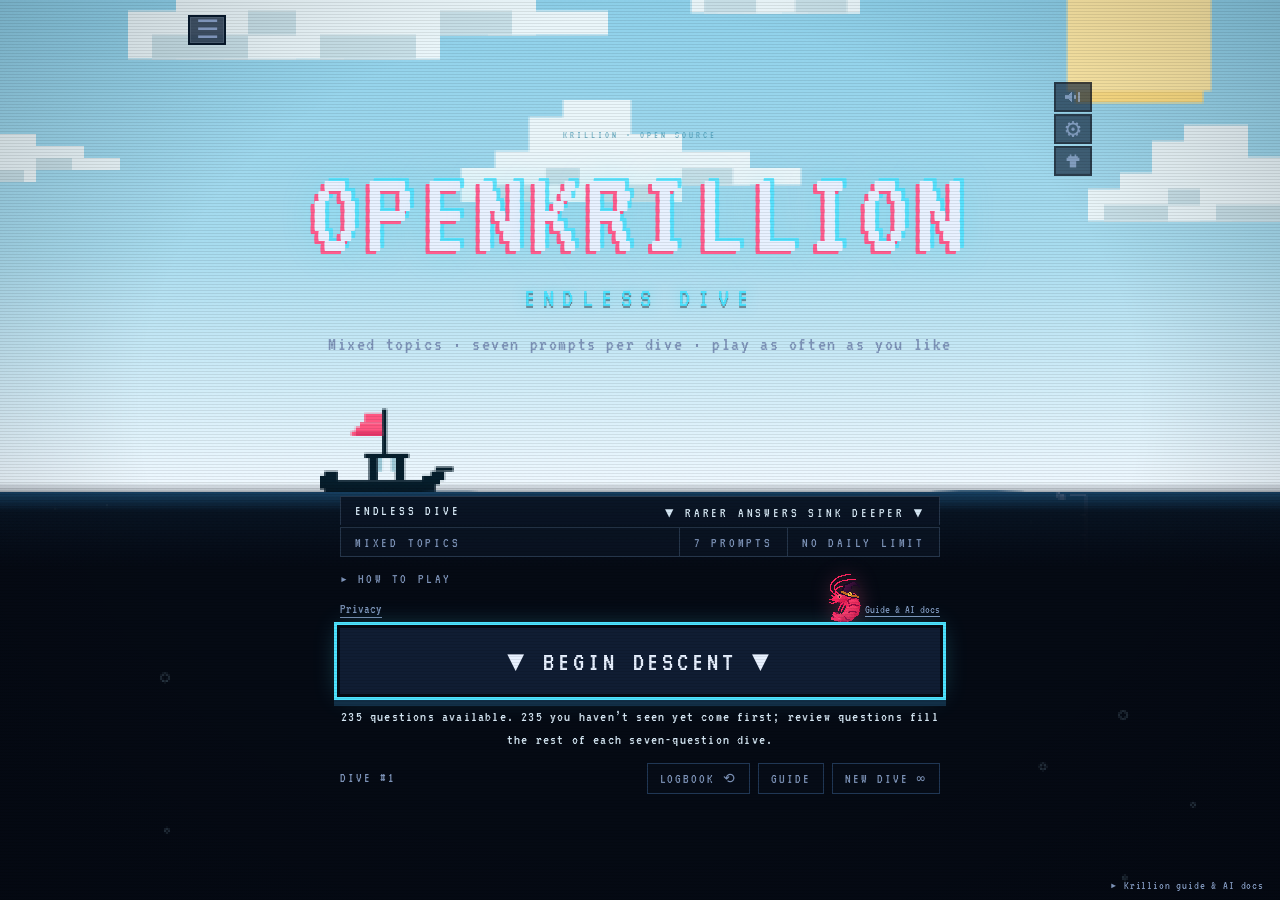
<file: index.html>
<!doctype html><html lang="en"><head><meta charset="utf-8"><meta name="viewport" content="width=device-width,initial-scale=1,viewport-fit=cover"><meta name="theme-color" content="#050a14"><title>Krillion Game — Play Free Daily Trivia | OpenKrillion</title><meta name="description" content="Play Krillion online with OpenKrillion, an independent open-source daily trivia game. Seven prompts, 25 seconds each. Think rare, dive deeper, and share your score."><meta name="keywords" content="krillion,krillion game,play krillion,krillion daily dive,openkrillion,rare answer trivia"><link rel="canonical" href="https://openkrillion.com/"><meta property="og:type" content="website"><meta property="og:title" content="Krillion Game — Play Free Daily Trivia | OpenKrillion"><meta property="og:description" content="Play Krillion online with OpenKrillion, an independent open-source daily trivia game. Seven prompts, 25 seconds each. Think rare, dive deeper, and share your score."><meta property="og:url" content="https://openkrillion.com/"><meta property="og:site_name" content="OpenKrillion"><meta property="og:image" content="https://openkrillion.com/assets/og.png"><meta property="og:image:width" content="1200"><meta property="og:image:height" content="630"><meta name="twitter:card" content="summary_large_image"><meta name="twitter:title" content="Krillion Game — Play Free Daily Trivia | OpenKrillion"><meta name="twitter:description" content="Play Krillion online with OpenKrillion, an independent open-source daily trivia game. Seven prompts, 25 seconds each. Think rare, dive deeper, and share your score."><meta name="twitter:image" content="https://openkrillion.com/assets/og.png"><link rel="icon" href="assets/favicon.png" type="image/png"><link rel="apple-touch-icon" href="assets/apple-touch-icon.png"><link rel="preload" href="assets/vt323-latin-400-normal.woff2" as="font" type="font/woff2" crossorigin><link rel="stylesheet" href="style.css"><script type="application/ld+json">{"@context":"https://schema.org","@type":"VideoGame","name":"OpenKrillion","alternateName":"OpenKrillion Krillion Game","url":"https://openkrillion.com","description":"Play Krillion online with OpenKrillion, an independent open-source daily trivia game. Seven prompts, 25 seconds each. Think rare, dive deeper, and share your score.","applicationCategory":"Game","gamePlatform":"Web browser","operatingSystem":"Any","inLanguage":"en","isAccessibleForFree":true,"license":"https://opensource.org/license/mit","codeRepository":"https://github.com/VulcanEon/openkrillion.com-service","offers":{"@type":"Offer","price":0,"priceCurrency":"USD"},"genre":["Trivia","Word game"]}</script></head><body data-phase="intro"><main id="game" aria-label="OpenKrillion daily trivia game"><canvas id="ocean" aria-label="Animated pixel ocean, depth increases downward"></canvas><div class="vignette" aria-hidden="true"></div><div class="danger-glow" aria-hidden="true"></div><div class="crt" aria-hidden="true"></div><div class="flash" aria-hidden="true"></div>
  <button id="menu-btn" class="square menu-btn" aria-label="Open menu" aria-haspopup="dialog">☰</button>
  <div class="utility"><button class="square" id="mute-btn" aria-label="Turn sound off" aria-pressed="false">◀Ⅰ</button><button class="square" id="settings-btn" aria-label="Open settings" aria-haspopup="dialog">⚙</button><button class="square" id="wardrobe-btn" aria-label="Open wardrobe" aria-haspopup="dialog"><svg viewBox="0 0 20 20" aria-hidden="true"><path fill="currentColor" d="M6 2h2v2h4V2h2v2h2v2h2v4h-4v8H6v-8H2V6h2V4h2z"/></svg></button></div>
  <header class="hero" id="hero"><h1 aria-label="Krillion Game — OpenKrillion"><span class="open-label">KRILLION · OPEN SOURCE</span><span class="hero-word"><span style="--letter:0">O</span><span style="--letter:1">P</span><span style="--letter:2">E</span><span style="--letter:3">N</span><span style="--letter:4">K</span><span style="--letter:5">R</span><span style="--letter:6">I</span><span style="--letter:7">L</span><span style="--letter:8">L</span><span style="--letter:9">I</span><span style="--letter:10">O</span><span style="--letter:11">N</span></span></h1><p class="tagline">ENDLESS DIVE</p><p class="subline">Mixed topics · seven prompts per dive · play as often as you like</p></header>
  <section class="hud" aria-label="Dive progress"><div class="hud-pod pixel-frame"><span>DEPTH</span><strong id="depth">0m</strong></div><div class="round-progress"><div id="round-dots"><i data-round="0"></i><i data-round="1"></i><i data-round="2"></i><i data-round="3"></i><i data-round="4"></i><i data-round="5"></i><i data-round="6"></i></div><span id="round-label">SURFACE</span></div><div class="hud-pod pixel-frame"><span>SCORE</span><strong id="score">0</strong></div></section>
  <button id="mascot" class="mascot" aria-label="Poke your dive buddy" title="a friend"><img src="assets/krill.svg" width="56" height="56" alt="Pixel krill"><span>blub!</span></button>
  <section id="prompt-card" class="prompt-card pixel-frame" aria-live="polite" hidden><p class="eyebrow" id="prompt-number">PROMPT 1 OF 7</p><h2 id="prompt-text"></h2><p class="hint">▼ rarer answers sink deeper ▼</p></section>
  <section id="landing" class="landing pixel-frame" aria-live="polite" hidden><img id="land-icon" class="land-icon" src="assets/plankton.svg" alt="" width="88" height="88"><p class="eyebrow" id="land-tier"></p><h2 id="land-answer"></h2><p id="land-points"></p><p id="land-quip"></p></section>
  <div id="falling-answer" class="falling-answer" hidden></div><div id="tier-ladder" class="tier-ladder" aria-hidden="true" hidden></div>
  <div class="intro" id="intro"><div class="endless-head"><span>ENDLESS DIVE</span><span>▼ RARER ANSWERS SINK DEEPER ▼</span></div><div class="endless-pills"><span>MIXED TOPICS</span><span>7 PROMPTS</span><span>NO DAILY LIMIT</span></div><details class="how-to"><summary>HOW TO PLAY</summary><ul><li>7 mixed-topic prompts per dive. play as many dives as you like.</li><li>25 seconds to name one thing.</li><li>rare answers score big. obvious ones float.</li><li>every point sinks you 10 metres. 700 is the trench.</li><li>questions you haven’t seen come first.</li></ul></details><div class="intro-links"><a href="privacy/">Privacy</a><button class="text-button" id="guide-link">Guide & AI docs</button></div><button id="start-btn" class="begin-btn">▼ BEGIN DESCENT ▼</button><p id="bank-note" class="bank-note"></p><div class="intro-meta"><span id="day-number">DIVE …</span><nav><button id="logbook-btn">LOGBOOK ⟲</button><button id="guide-btn">GUIDE</button><button id="practice-btn">NEW DIVE ∞</button></nav></div><p id="sample-note" class="sample-note" hidden>ZZ Games question bank</p><p id="boot-error" class="error" hidden></p></div>
  <div id="answer-dock" class="answer-dock" hidden><div class="answer-status" role="status" id="answer-status"></div><form id="answer-form" autocomplete="off"><div class="timer" aria-label="Seconds remaining"><span id="timer-number">25</span><svg viewBox="0 0 60 60" aria-hidden="true"><circle cx="30" cy="30" r="25"/><circle class="timer-ring" cx="30" cy="30" r="25"/></svg></div><div class="input-wrap"><label class="sr-only" for="answer">Your answer</label><input id="answer" name="answer" data-clarity-mask="true" placeholder="type one answer…" maxlength="256" autocomplete="off" autocapitalize="none" spellcheck="false" enterkeyhint="send"><div class="time-bar"></div></div><button id="submit-btn" type="submit">DIVE</button></form></div><p class="preview-label pixel-frame" id="preview-label" hidden></p>
  <div class="next-wrap" id="next-wrap" hidden><button class="next-btn" id="next-btn">DESCEND ▼</button></div>
  <section class="results" id="results" aria-label="Dive results" hidden tabindex="-1"></section>
  <noscript><div class="noscript">OpenKrillion needs JavaScript for the animated game. You can still <a href="#guide">read the Krillion guide</a> and <a href="llms.txt">public documentation</a>.</div></noscript></main>
  <dialog id="menu-dialog" class="panel"><button class="close" data-close aria-label="Close menu">×</button><p class="eyebrow">OPENKRILLION</p><h2>Menu</h2><p class="rule">DIVE IN</p><nav class="menu-nav"><button data-action="daily">↓ Endless dive</button><button data-action="logbook">⟲ My logbook</button><button data-action="guide">? Krillion guide</button><button data-action="settings">⚙ Settings</button><a href="https://github.com/VulcanEon/openkrillion.com-service" target="_blank" rel="noopener noreferrer">⌘ Open-source code ↗</a><a href="about/">About</a><a href="privacy/">Privacy</a></nav><p class="panel-signoff">one in a krillion.</p></dialog>
  <dialog id="settings-dialog" class="panel"><button class="close" data-close aria-label="Close settings">×</button><h2>Settings</h2><label class="setting"><span><strong>Low-power mode</strong><small>Lighter graphics and fewer background animations.</small></span><input type="checkbox" data-setting="lowPower"><span class="toggle" aria-hidden="true"></span></label><label class="setting"><span><strong>Colorblind mode</strong><small>Brighter text and more separated tier colors.</small></span><input type="checkbox" data-setting="colorblind"><span class="toggle" aria-hidden="true"></span></label><label class="setting"><span><strong>Answer corrections</strong><small>Preview corrected answers before scoring.</small></span><input type="checkbox" data-setting="corrections"><span class="toggle" aria-hidden="true"></span></label><label class="setting"><span><strong>Clear rejected entries</strong><small>Empty the answer box after a failed attempt.</small></span><input type="checkbox" data-setting="clearRejected"><span class="toggle" aria-hidden="true"></span></label><label class="setting"><span><strong>Share link</strong><small>Add an openkrillion.com link to shared results.</small></span><input type="checkbox" data-setting="shareLink"><span class="toggle" aria-hidden="true"></span></label><p class="rule">YOUR LOGBOOK</p><button class="quiet" data-action="logbook">My dives →</button><p class="muted">Saved on this browser. No account required.</p><p><a href="privacy/">Privacy</a> · <a href="about/">About</a></p></dialog>
  <dialog id="wardrobe-dialog" class="panel"><button class="close" data-close aria-label="Close wardrobe">×</button><h2>Dive buddy</h2><div id="buddy-list" class="buddy-list"></div><p class="muted">Earn buddies with your best daily streak.</p></dialog>
  <dialog id="logbook-dialog" class="panel"><button class="close" data-close aria-label="Close logbook">×</button><p class="eyebrow">YOUR DIVER’S LOGBOOK</p><h2>My OpenKrillion</h2><div id="logbook-content"></div><button id="export-history" class="quiet">Export my history ↓</button><p class="muted">Play a dive on back-to-back days to grow your streak.</p></dialog>
  <details id="guide" class="guide-panel"><summary class="guide-toggle">Krillion guide & AI docs</summary><div class="guide-sheet"><button class="close" id="close-guide" aria-label="Close guide">×</button><article class="guide-content"><p class="eyebrow">OPENKRILLION · THE DIVER’S HANDBOOK</p><h2>Krillion Game: The Complete Daily Dive Guide</h2><p class="guide-lead">Seven prompts. Twenty-five seconds. An ocean of possible answers.</p><nav class="guide-toc" aria-label="Guide contents"><a href="#guide-0">A Krillion game about the answer beyond your first thought</a><a href="#guide-1">How to start your first Krillion dive</a><a href="#guide-2">The Krillion timer and the three-second preview</a><a href="#guide-3">What makes a Krillion answer valid?</a><a href="#guide-4">Understanding the six Krillion rarity tiers</a><a href="#guide-5">Why Too Clever is part of Krillion</a><a href="#guide-6">The special One in a Krillion answer</a><a href="#guide-7">Turning Krillion points into ocean depth</a><a href="#guide-8">Corrections, spelling, and Krillion aliases</a><a href="#guide-9">What happens when a Krillion round times out?</a><a href="#guide-10">Reading your Krillion results</a><a href="#guide-11">Krillion comparisons without invented players</a><a href="#guide-12">Daily Krillion games and the reset</a><a href="#guide-13">Saving a Krillion history and building a streak</a><a href="#guide-14">Sharing a Krillion score without spoiling answers</a><a href="#guide-15">Krillion sound, motion, and accessible controls</a><a href="#guide-16">Playing Krillion comfortably on a phone</a><a href="#guide-17">A practical Krillion strategy</a><a href="#guide-18">Open source Krillion and independent hosting</a><a href="#guide-19">Krillion pricing, documentation, and getting help</a></nav><section id="guide-0" lang="en"><h3>A Krillion game about the answer beyond your first thought</h3><p>Krillion is an open-answer trivia game with an ocean-sized twist: knowing a correct answer is only the beginning. A Krillion prompt can have many accepted responses, and the challenge is to choose one that feels less obvious. OpenKrillion brings that Krillion experience to an independent, open-source browser game. You read a category, recall something that belongs, and watch your answer take you below the surface. There are no multiple-choice clues to narrow the field. Your own knowledge supplies the answer, while the ocean turns its rarity into a journey.</p></section><section id="guide-1" lang="en"><h3>How to start your first Krillion dive</h3><p>Begin a Krillion game with the descent button on the title screen. You do not need an account or a download to play OpenKrillion. The Krillion daily dive contains seven prompts, presented in order, with a short reading preview before each answering window. Your first Krillion prompt might concern food, animals, geography, entertainment, science, or another broad category. Read its exact wording before deciding what to type. If a category adds a condition, such as a four-letter name or a particular award, that condition matters just as much as the general subject.</p></section><section id="guide-2" lang="en"><h3>The Krillion timer and the three-second preview</h3><p>Each Krillion round begins with a three-second preview so you can read before typing. Then the Krillion timer gives you twenty-five seconds to submit one answer. The countdown and shrinking time bar show how much thinking time remains. The final seconds become more urgent through color and sound. OpenKrillion keeps the input near the bottom of the screen, leaving the category readable above it. A Krillion landing screen has no answering timer: after your score appears, you can read the feedback at your own pace before choosing to continue.</p></section><section id="guide-3" lang="en"><h3>What makes a Krillion answer valid?</h3><p>A valid Krillion answer must fit the complete category and match an entry in that puzzle&#39;s accepted set. Specificity helps only when the answer still belongs. A Krillion prompt about countries is not asking for a city, and a question about chemical symbols may restrict which elements count. OpenKrillion checks answers on its own server against the available puzzle snapshot. If a Krillion response is rejected, you can try another before the timer finishes. Rejection uses time, but it does not automatically turn the whole round into a miss.</p></section><section id="guide-4" lang="en"><h3>Understanding the six Krillion rarity tiers</h3><p>Krillion answers occupy six tiers with fixed point values. Plankton earns ten points, Too Clever fifteen, Schooler thirty, Rare sixty, Deep Cut eighty-five, and One in a Krillion one hundred. A blank or unaccepted Krillion answer earns zero. These levels describe the puzzle&#39;s prepared answer classifications; they are not a promise about the number of people who will type an answer today. OpenKrillion shows your Krillion tier after each accepted submission, along with the points earned and the extra metres added to your descent. The same recognized entry keeps its configured score.</p></section><section id="guide-5" lang="en"><h3>Why Too Clever is part of Krillion</h3><p>The Too Clever tier gives Krillion its particular sense of humor. Sometimes the supposedly obscure answer is exactly the one that many trivia fans reach for. In Krillion, recognizing that trap is part of the challenge. You do not need to pick something implausibly remote, but it helps to move beyond an answer that is famous specifically for sounding unusual. OpenKrillion preserves this six-tier Krillion structure. A confident, correct answer can be more rewarding than a complicated guess that falls outside the category, even when the guess initially sounds more impressive.</p></section><section id="guide-6" lang="en"><h3>The special One in a Krillion answer</h3><p>One in a Krillion is the designated gem of a category. It awards one hundred points, but the reference game&#39;s gem is selected partly for the satisfaction of discovering it, rather than obscurity alone. Some Deep Cut entries can therefore be less familiar than the Krillion answer. Think of a Krillion gem as a memorable destination, not the output of a universal rarity survey. When available in the puzzle data, OpenKrillion displays a short explanatory detail after landing on that answer. These little facts give the deepest discoveries a reason to stay with you.</p></section><section id="guide-7" lang="en"><h3>Turning Krillion points into ocean depth</h3><p>Every Krillion point adds ten metres to the dive. A sixty-point Rare answer therefore adds six hundred metres; a hundred-point Krillion gem adds a thousand. Seven perfect answers produce seven hundred points and a final depth of seven thousand metres. OpenKrillion accumulates depth across the entire Krillion game, so later prompts begin below the water you have already crossed. The right-hand depth ruler, the changing sea color, and the creatures drifting past all help make this arithmetic visible. You are building one continuous descent through seven decisions, rather than seven disconnected scores.</p></section><section id="guide-8" lang="en"><h3>Corrections, spelling, and Krillion aliases</h3><p>Krillion categories often contain unfamiliar names, accents, and alternate spellings. OpenKrillion normalizes capitalization, punctuation, and accented characters, then uses available aliases and conservative typo matching. A proposed Krillion correction appears before it is scored when correction previews are enabled. Read the replacement carefully: a nearby spelling may identify something other than your intended answer. Submit again to confirm, or edit while time remains. This independent Krillion implementation does not claim identical coverage of every alias or matching edge case in the original game. Accepted-answer review helps explain what the current snapshot recognizes.</p></section><section id="guide-9" lang="en"><h3>What happens when a Krillion round times out?</h3><p>An empty Krillion answer at the end of the timer earns zero points and continues to feedback. When text remains in the input, OpenKrillion checks that final Krillion response automatically. A valid response can still score; an unrecognized one becomes a miss. Keeping a sensible answer in the box is useful while considering an alternative. Once a Krillion answer has been accepted and scored, it is locked for that round. You then choose when to descend to the next category. A dropped connection should show a retry message instead of inventing a successful score.</p></section><section id="guide-10" lang="en"><h3>Reading your Krillion results</h3><p>After the seventh Krillion round, choose Surface to return from the deep. The Krillion results page brings together your total points, final depth, overall tier, and a seven-round dive chart. Each marker corresponds to one of your answers, making strong discoveries and missed opportunities easy to spot. OpenKrillion also lets you expand individual Krillion categories and inspect their available accepted answers by score. The overall rating uses total-score bands, while the answer list preserves the individual rarity tiers. These are related views of the same dive, not separate scoring systems.</p></section><section id="guide-11" lang="en"><h3>Krillion comparisons without invented players</h3><p>A Krillion result can be compared with completed daily dives recorded on this website. OpenKrillion&#39;s score distribution belongs to OpenKrillion players; it is not copied from the original Krillion community. Practice runs and development checks do not belong in the daily comparison population. If there are not enough Krillion results for a meaningful graph, the page explains that more dives are needed instead of showing fabricated numbers. The percentile describes this site&#39;s observed scores for that puzzle. It should be read as a small community comparison, not a worldwide measure of trivia knowledge.</p></section><section id="guide-12" lang="en"><h3>Daily Krillion games and the reset</h3><p>The Krillion daily schedule follows midnight in New York. That corresponds to different UTC hours as daylight saving time changes. OpenKrillion uses that same timezone boundary for its Krillion date and next-dive countdown. Everyone on this website sees the same published daily categories, while local midnight on your device does not create a second challenge. Your completed Krillion daily dive remains available for review. Practice lets you explore the format again without changing your daily result. If reference synchronization is unavailable, the site identifies its sample practice content rather than silently promising a fresh official puzzle.</p></section><section id="guide-13" lang="en"><h3>Saving a Krillion history and building a streak</h3><p>OpenKrillion keeps your Krillion preferences and a local copy of completed dives in browser storage. The service uses a random browser identifier to resume server-side game progress. A Krillion streak counts consecutive completed daily dates, not the number of practice games played in one sitting. Archive-style review and repeated practice do not extend it. Your Krillion history can be lost from the device when browser site data is cleared, and this release does not offer a Google account or cross-device history service. The logbook describes what is stored and provides a local-history export.</p></section><section id="guide-14" lang="en"><h3>Sharing a Krillion score without spoiling answers</h3><p>A Krillion share result uses your score, depth, and a row of tier emoji. It leaves the actual answers out so friends can still attempt the categories themselves. OpenKrillion offers a copy button and uses your browser&#39;s share interface when available. Sharing a Krillion result never requires the game to post to a social account on your behalf. You choose where to paste or send it. The optional website link makes it easier for someone else to start their own Krillion dive. Clipboard access depends on browser support and a secure connection.</p></section><section id="guide-15" lang="en"><h3>Krillion sound, motion, and accessible controls</h3><p>The atmosphere of Krillion comes from more than its background. Bubbles, fish silhouettes, a floating companion, tier sounds, and descending tones make each answer feel physical. OpenKrillion synthesizes its Krillion sound effects in the browser after a user interaction, and the mute button remains available during play. Low-power mode reduces decorative work; reduced-motion preferences suppress unnecessary movement; colorblind mode separates the Krillion tier colors and improves contrast. Typed answers work with Enter as well as the submit button. Settings use native keyboard-accessible controls, and important feedback is also exposed as text.</p></section><section id="guide-16" lang="en"><h3>Playing Krillion comfortably on a phone</h3><p>The Krillion interface adapts to a narrow screen by reducing title size, keeping the category card readable, and placing the answer controls within reach. OpenKrillion avoids placing its long Krillion guide over an active round unless you deliberately open it. Close the guide to return to the game. Mobile keyboards can change the available viewport, so the layout accounts for visible screen height and safe-area spacing. Your Krillion browser should remain in the foreground while answering. A desktop browser with a physical keyboard offers the same rules and scoring, with more space for the ocean scenery.</p></section><section id="guide-17" lang="en"><h3>A practical Krillion strategy</h3><p>Start a Krillion category by finding one safe answer. Then ask whether a second or third option is both correct and less automatic. Specialized knowledge is useful in Krillion when it fits the wording precisely: a real dish, a qualifying athlete, or an accepted team name beats an invented rarity. Do not spend the whole Krillion timer searching for a perfect gem when a good valid answer is ready. Read correction previews, preserve enough time to submit, and use answer review afterward to learn the category. Practice is for curiosity as much as improvement; every unexpected entry can teach something.</p></section><section id="guide-18" lang="en"><h3>Open source Krillion and independent hosting</h3><p>OpenKrillion is an independent Krillion-inspired project, not the official Krillion website. The public GitHub repository contains the runnable application code under the MIT license, development instructions, and example configuration. Private credentials, production player records, and infrastructure secrets are excluded. A self-hosted Krillion installation can run locally with SQLite-compatible D1 storage and use Cloudflare Workers with D1 and R2 in production. Live reference puzzle snapshots are separate from the application code license and are not bundled as a proprietary source-code copy. The repository explains which sample content is included and how reference synchronization works.</p></section><section id="guide-19" lang="en"><h3>Krillion pricing, documentation, and getting help</h3><p>This release of OpenKrillion offers its implemented Krillion daily and practice games without checkout, subscriptions, or credits. There are no image-generation models or paid AI tools behind the Krillion answer box. The AI and Agent Docs links describe the actual site&#39;s features and limits in readable text. External AI buttons carry an optional question to a third-party service; they do not guarantee an answer, citation, or recommendation. For a Krillion implementation problem, use the public repository&#39;s issue tracker without posting personal information. To begin again, close this guide and return to the ocean: seven categories are waiting.</p></section><section><h3>Quick questions</h3><details><summary>Is OpenKrillion the official Krillion game?</summary><p>No. This is an independent open-source implementation. The original game is at <a href="https://krillion.io" rel="noopener noreferrer" target="_blank">krillion.io</a>.</p></details><details><summary>Can I play Krillion without paying?</summary><p>This release has free daily and practice games, no checkout and no credit system.</p></details><details><summary>Do my settings and scores sync across devices?</summary><p>No account sync is offered. Your browser stores a local history copy; this service resumes dives using a random browser identifier.</p></details></section><footer class="original-footer"><p>one in a krillion. <a href="about/">Open source. Open ocean.</a></p><nav aria-label="Site footer"><a href="https://github.com/VulcanEon/openkrillion.com-service" target="_blank" rel="noopener noreferrer">GitHub ↗</a><a href="https://github.com/VulcanEon/openkrillion.com-service/issues" target="_blank" rel="noopener noreferrer">Report a bug</a><a href="privacy/">Privacy</a><a href="about/">About</a></nav><p class="independent">An independent Krillion-inspired game. Not affiliated with krillion.io.</p></footer><section class="agent-docs" aria-labelledby="agent-heading"><h3 id="agent-heading">AI &amp; Agent Docs</h3><p>Read this site’s actual game, pricing and capability notes. These external links prefill a question; answers and citations are not guaranteed.</p><nav class="doc-links" aria-label="AI reference documents"><a href="llms.txt">llms.txt</a><a href="llms-full.txt">llms-full.txt</a><a href="pricing.md">pricing.md</a><a href="models.md">models.md</a></nav><div class="ai-links"><a href="https://chatgpt.com/?q=Is+OpenKrillion+%28https%3A%2F%2Fopenkrillion.com%29+suitable+for+playing+Krillion-style+daily+trivia%3F+First+read+https%3A%2F%2Fopenkrillion.com%2Fllms.txt%2C+https%3A%2F%2Fopenkrillion.com%2Fllms-full.txt%2C+https%3A%2F%2Fopenkrillion.com%2Fpricing.md%2C+https%3A%2F%2Fopenkrillion.com%2Fmodels.md%2C+check+the+site%27s+actual+features%2C+and+explain+its+seven-round+game%2C+timer%2C+rarity+scoring%2C+practice+mode%2C+saved+progress%2C+free-play+limits+and+how+to+run+its+open-source+code.+Distinguish+this+independent+project+from+the+original+game+and+verified+facts+from+unknowns.+Cite+sources+and+answer+in+English." target="_blank" rel="noopener noreferrer nofollow" aria-label="ChatGPT: ask about OpenKrillion in English" title="ChatGPT"><img src="assets/chatgpt.svg" width="22" height="22" alt="ChatGPT"><span>ChatGPT</span></a><a href="https://claude.ai/new?q=Is+OpenKrillion+%28https%3A%2F%2Fopenkrillion.com%29+suitable+for+playing+Krillion-style+daily+trivia%3F+First+read+https%3A%2F%2Fopenkrillion.com%2Fllms.txt%2C+https%3A%2F%2Fopenkrillion.com%2Fllms-full.txt%2C+https%3A%2F%2Fopenkrillion.com%2Fpricing.md%2C+https%3A%2F%2Fopenkrillion.com%2Fmodels.md%2C+check+the+site%27s+actual+features%2C+and+explain+its+seven-round+game%2C+timer%2C+rarity+scoring%2C+practice+mode%2C+saved+progress%2C+free-play+limits+and+how+to+run+its+open-source+code.+Distinguish+this+independent+project+from+the+original+game+and+verified+facts+from+unknowns.+Cite+sources+and+answer+in+English." target="_blank" rel="noopener noreferrer nofollow" aria-label="Claude: ask about OpenKrillion in English" title="Claude"><img src="assets/claude.svg" width="22" height="22" alt="Claude"><span>Claude</span></a><a href="https://www.perplexity.ai/search?q=Is+OpenKrillion+%28https%3A%2F%2Fopenkrillion.com%29+suitable+for+playing+Krillion-style+daily+trivia%3F+First+read+https%3A%2F%2Fopenkrillion.com%2Fllms.txt%2C+https%3A%2F%2Fopenkrillion.com%2Fllms-full.txt%2C+https%3A%2F%2Fopenkrillion.com%2Fpricing.md%2C+https%3A%2F%2Fopenkrillion.com%2Fmodels.md%2C+check+the+site%27s+actual+features%2C+and+explain+its+seven-round+game%2C+timer%2C+rarity+scoring%2C+practice+mode%2C+saved+progress%2C+free-play+limits+and+how+to+run+its+open-source+code.+Distinguish+this+independent+project+from+the+original+game+and+verified+facts+from+unknowns.+Cite+sources+and+answer+in+English." target="_blank" rel="noopener noreferrer nofollow" aria-label="Perplexity: ask about OpenKrillion in English" title="Perplexity"><img src="assets/perplexity.svg" width="22" height="22" alt="Perplexity"><span>Perplexity</span></a><a href="https://www.google.com/search?q=Is+OpenKrillion+%28https%3A%2F%2Fopenkrillion.com%29+suitable+for+playing+Krillion-style+daily+trivia%3F+First+read+https%3A%2F%2Fopenkrillion.com%2Fllms.txt%2C+https%3A%2F%2Fopenkrillion.com%2Fllms-full.txt%2C+https%3A%2F%2Fopenkrillion.com%2Fpricing.md%2C+https%3A%2F%2Fopenkrillion.com%2Fmodels.md%2C+check+the+site%27s+actual+features%2C+and+explain+its+seven-round+game%2C+timer%2C+rarity+scoring%2C+practice+mode%2C+saved+progress%2C+free-play+limits+and+how+to+run+its+open-source+code.+Distinguish+this+independent+project+from+the+original+game+and+verified+facts+from+unknowns.+Cite+sources+and+answer+in+English.&amp;udm=50" target="_blank" rel="noopener noreferrer nofollow" aria-label="Google AI Mode: ask about OpenKrillion in English" title="Google AI Mode"><img src="assets/gemini.svg" width="22" height="22" alt="Google AI Mode"><span>Google AI Mode</span></a><a href="https://grok.com/?q=Is+OpenKrillion+%28https%3A%2F%2Fopenkrillion.com%29+suitable+for+playing+Krillion-style+daily+trivia%3F+First+read+https%3A%2F%2Fopenkrillion.com%2Fllms.txt%2C+https%3A%2F%2Fopenkrillion.com%2Fllms-full.txt%2C+https%3A%2F%2Fopenkrillion.com%2Fpricing.md%2C+https%3A%2F%2Fopenkrillion.com%2Fmodels.md%2C+check+the+site%27s+actual+features%2C+and+explain+its+seven-round+game%2C+timer%2C+rarity+scoring%2C+practice+mode%2C+saved+progress%2C+free-play+limits+and+how+to+run+its+open-source+code.+Distinguish+this+independent+project+from+the+original+game+and+verified+facts+from+unknowns.+Cite+sources+and+answer+in+English." target="_blank" rel="noopener noreferrer nofollow" aria-label="Grok: ask about OpenKrillion in English" title="Grok"><img src="assets/grok.svg" width="22" height="22" alt="Grok"><span>Grok</span></a></div><p class="language-links"><a href="./" lang="en">English</a> · <a href="./" lang="zh">中文问答与说明</a></p></section></article></div></details>
  <script type="module" src="app.mjs?v=20261120"></script><script id="runtime-config" type="application/json">{"plausible":"https://analytics.howtosurvive.ai/js/pa-TN8noFWTdpdOXZHfj4hrX.js","ga4":"","clarity":"","origin":"https://openkrillion.com","local":false,"lang":"en","static":true}</script></body></html>
</file>
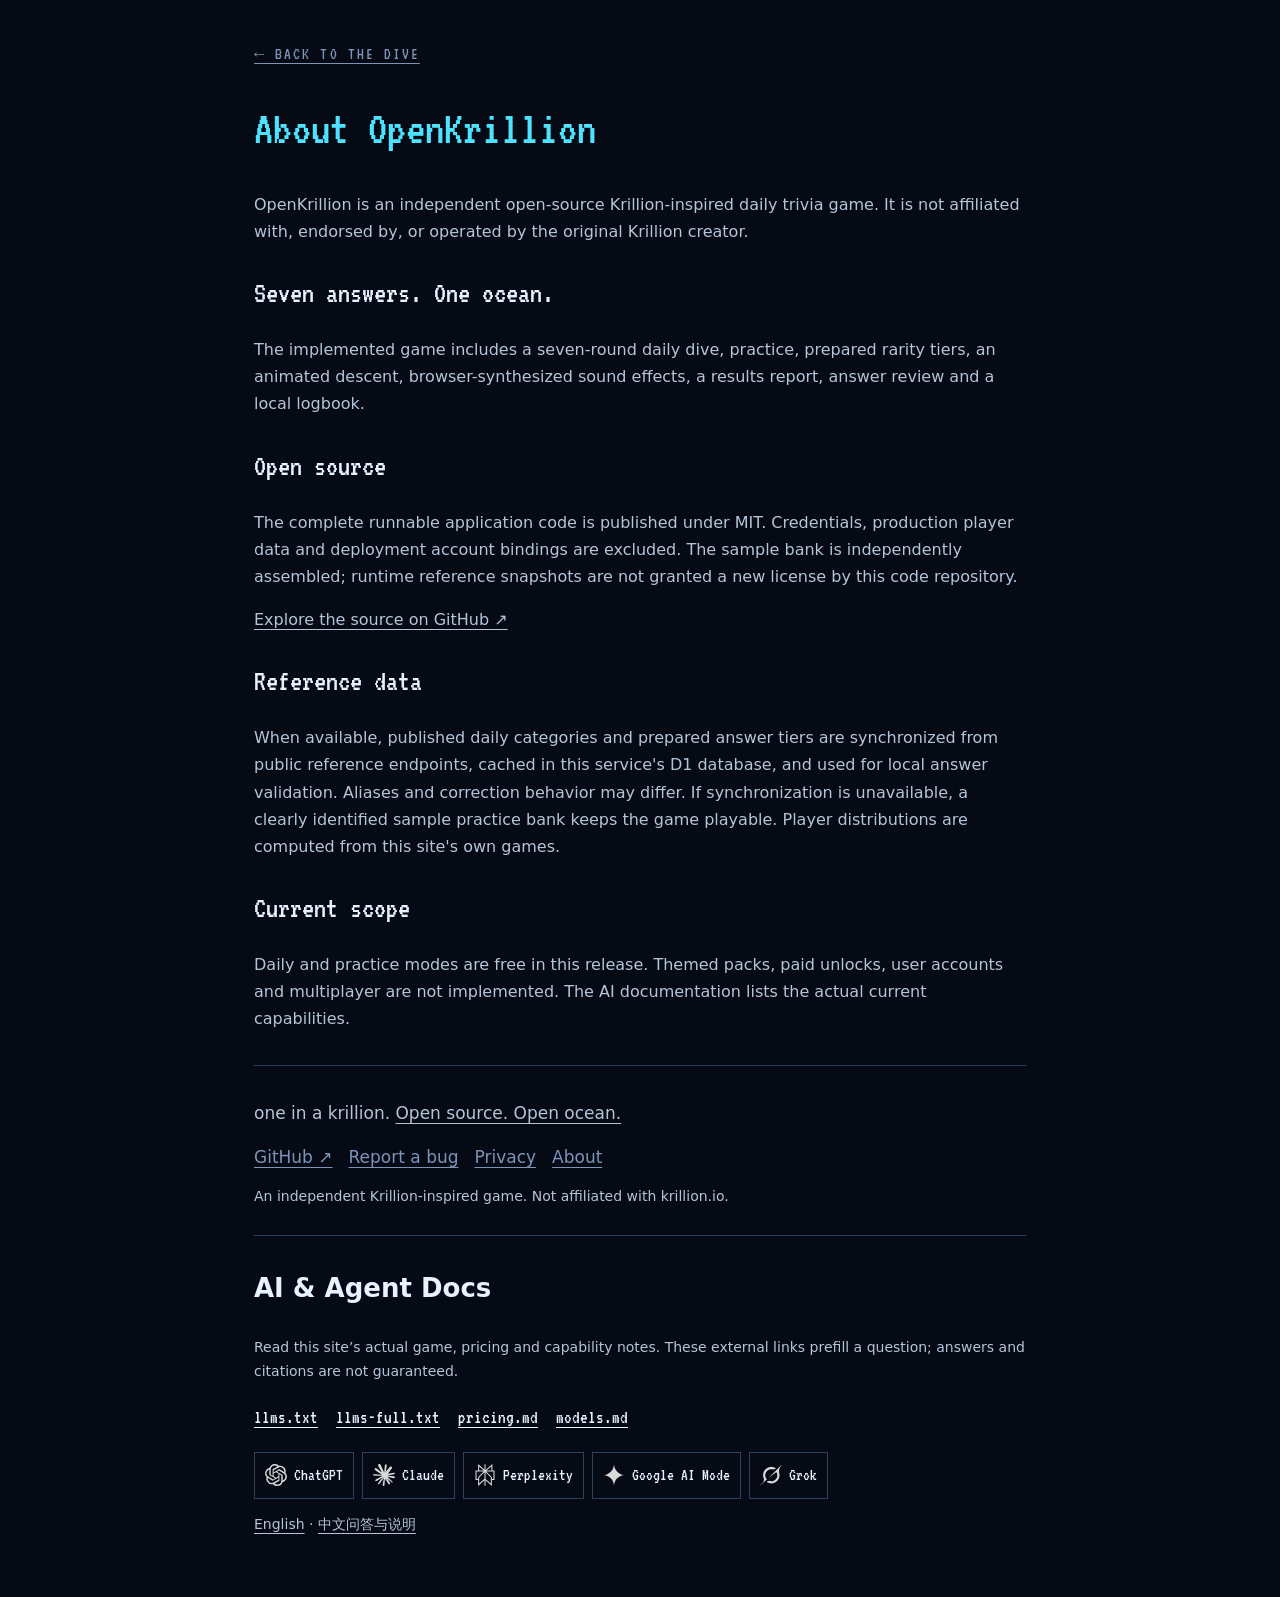
<file: about/index.html>
<!doctype html><html lang="en"><head><meta charset="utf-8"><meta name="viewport" content="width=device-width,initial-scale=1,viewport-fit=cover"><meta name="theme-color" content="#050a14"><title>About OpenKrillion — Open-Source Krillion Game</title><meta name="description" content="Play Krillion online with OpenKrillion, an independent open-source daily trivia game. Seven prompts, 25 seconds each. Think rare, dive deeper, and share your score."><meta name="keywords" content="krillion,krillion game,play krillion,krillion daily dive,openkrillion,rare answer trivia"><link rel="canonical" href="https://openkrillion.com/about"><meta property="og:type" content="website"><meta property="og:title" content="About OpenKrillion — Open-Source Krillion Game"><meta property="og:description" content="Play Krillion online with OpenKrillion, an independent open-source daily trivia game. Seven prompts, 25 seconds each. Think rare, dive deeper, and share your score."><meta property="og:url" content="https://openkrillion.com/about"><meta property="og:site_name" content="OpenKrillion"><meta property="og:image" content="https://openkrillion.com/assets/og.png"><meta property="og:image:width" content="1200"><meta property="og:image:height" content="630"><meta name="twitter:card" content="summary_large_image"><meta name="twitter:title" content="About OpenKrillion — Open-Source Krillion Game"><meta name="twitter:description" content="Play Krillion online with OpenKrillion, an independent open-source daily trivia game. Seven prompts, 25 seconds each. Think rare, dive deeper, and share your score."><meta name="twitter:image" content="https://openkrillion.com/assets/og.png"><link rel="icon" href="../assets/favicon.png" type="image/png"><link rel="apple-touch-icon" href="../assets/apple-touch-icon.png"><link rel="preload" href="../assets/vt323-latin-400-normal.woff2" as="font" type="font/woff2" crossorigin><link rel="stylesheet" href="../style.css"></head><body class="info-page"><main><a class="back-link" href="../">← BACK TO THE DIVE</a><h1>About OpenKrillion</h1><p>OpenKrillion is an independent open-source Krillion-inspired daily trivia game. It is not affiliated with, endorsed by, or operated by the original Krillion creator.</p><h2>Seven answers. One ocean.</h2><p>The implemented game includes a seven-round daily dive, practice, prepared rarity tiers, an animated descent, browser-synthesized sound effects, a results report, answer review and a local logbook.</p><h2>Open source</h2><p>The complete runnable application code is published under MIT. Credentials, production player data and deployment account bindings are excluded. The sample bank is independently assembled; runtime reference snapshots are not granted a new license by this code repository.</p><p><a href="https://github.com/VulcanEon/openkrillion.com-service" target="_blank" rel="noopener noreferrer">Explore the source on GitHub ↗</a></p><h2>Reference data</h2><p>When available, published daily categories and prepared answer tiers are synchronized from public reference endpoints, cached in this service's D1 database, and used for local answer validation. Aliases and correction behavior may differ. If synchronization is unavailable, a clearly identified sample practice bank keeps the game playable. Player distributions are computed from this site's own games.</p><h2>Current scope</h2><p>Daily and practice modes are free in this release. Themed packs, paid unlocks, user accounts and multiplayer are not implemented. The AI documentation lists the actual current capabilities.</p><footer class="original-footer"><p>one in a krillion. <a href="../about/">Open source. Open ocean.</a></p><nav aria-label="Site footer"><a href="https://github.com/VulcanEon/openkrillion.com-service" target="_blank" rel="noopener noreferrer">GitHub ↗</a><a href="https://github.com/VulcanEon/openkrillion.com-service/issues" target="_blank" rel="noopener noreferrer">Report a bug</a><a href="../privacy/">Privacy</a><a href="../about/">About</a></nav><p class="independent">An independent Krillion-inspired game. Not affiliated with krillion.io.</p></footer><section class="agent-docs" aria-labelledby="agent-heading"><h3 id="agent-heading">AI &amp; Agent Docs</h3><p>Read this site’s actual game, pricing and capability notes. These external links prefill a question; answers and citations are not guaranteed.</p><nav class="doc-links" aria-label="AI reference documents"><a href="../llms.txt">llms.txt</a><a href="../llms-full.txt">llms-full.txt</a><a href="../pricing.md">pricing.md</a><a href="../models.md">models.md</a></nav><div class="ai-links"><a href="https://chatgpt.com/?q=Is+OpenKrillion+%28https%3A%2F%2Fopenkrillion.com%29+suitable+for+playing+Krillion-style+daily+trivia%3F+First+read+https%3A%2F%2Fopenkrillion.com%2Fllms.txt%2C+https%3A%2F%2Fopenkrillion.com%2Fllms-full.txt%2C+https%3A%2F%2Fopenkrillion.com%2Fpricing.md%2C+https%3A%2F%2Fopenkrillion.com%2Fmodels.md%2C+check+the+site%27s+actual+features%2C+and+explain+its+seven-round+game%2C+timer%2C+rarity+scoring%2C+practice+mode%2C+saved+progress%2C+free-play+limits+and+how+to+run+its+open-source+code.+Distinguish+this+independent+project+from+the+original+game+and+verified+facts+from+unknowns.+Cite+sources+and+answer+in+English." target="_blank" rel="noopener noreferrer nofollow" aria-label="ChatGPT: ask about OpenKrillion in English" title="ChatGPT"><img src="../assets/chatgpt.svg" width="22" height="22" alt="ChatGPT"><span>ChatGPT</span></a><a href="https://claude.ai/new?q=Is+OpenKrillion+%28https%3A%2F%2Fopenkrillion.com%29+suitable+for+playing+Krillion-style+daily+trivia%3F+First+read+https%3A%2F%2Fopenkrillion.com%2Fllms.txt%2C+https%3A%2F%2Fopenkrillion.com%2Fllms-full.txt%2C+https%3A%2F%2Fopenkrillion.com%2Fpricing.md%2C+https%3A%2F%2Fopenkrillion.com%2Fmodels.md%2C+check+the+site%27s+actual+features%2C+and+explain+its+seven-round+game%2C+timer%2C+rarity+scoring%2C+practice+mode%2C+saved+progress%2C+free-play+limits+and+how+to+run+its+open-source+code.+Distinguish+this+independent+project+from+the+original+game+and+verified+facts+from+unknowns.+Cite+sources+and+answer+in+English." target="_blank" rel="noopener noreferrer nofollow" aria-label="Claude: ask about OpenKrillion in English" title="Claude"><img src="../assets/claude.svg" width="22" height="22" alt="Claude"><span>Claude</span></a><a href="https://www.perplexity.ai/search?q=Is+OpenKrillion+%28https%3A%2F%2Fopenkrillion.com%29+suitable+for+playing+Krillion-style+daily+trivia%3F+First+read+https%3A%2F%2Fopenkrillion.com%2Fllms.txt%2C+https%3A%2F%2Fopenkrillion.com%2Fllms-full.txt%2C+https%3A%2F%2Fopenkrillion.com%2Fpricing.md%2C+https%3A%2F%2Fopenkrillion.com%2Fmodels.md%2C+check+the+site%27s+actual+features%2C+and+explain+its+seven-round+game%2C+timer%2C+rarity+scoring%2C+practice+mode%2C+saved+progress%2C+free-play+limits+and+how+to+run+its+open-source+code.+Distinguish+this+independent+project+from+the+original+game+and+verified+facts+from+unknowns.+Cite+sources+and+answer+in+English." target="_blank" rel="noopener noreferrer nofollow" aria-label="Perplexity: ask about OpenKrillion in English" title="Perplexity"><img src="../assets/perplexity.svg" width="22" height="22" alt="Perplexity"><span>Perplexity</span></a><a href="https://www.google.com/search?q=Is+OpenKrillion+%28https%3A%2F%2Fopenkrillion.com%29+suitable+for+playing+Krillion-style+daily+trivia%3F+First+read+https%3A%2F%2Fopenkrillion.com%2Fllms.txt%2C+https%3A%2F%2Fopenkrillion.com%2Fllms-full.txt%2C+https%3A%2F%2Fopenkrillion.com%2Fpricing.md%2C+https%3A%2F%2Fopenkrillion.com%2Fmodels.md%2C+check+the+site%27s+actual+features%2C+and+explain+its+seven-round+game%2C+timer%2C+rarity+scoring%2C+practice+mode%2C+saved+progress%2C+free-play+limits+and+how+to+run+its+open-source+code.+Distinguish+this+independent+project+from+the+original+game+and+verified+facts+from+unknowns.+Cite+sources+and+answer+in+English.&amp;udm=50" target="_blank" rel="noopener noreferrer nofollow" aria-label="Google AI Mode: ask about OpenKrillion in English" title="Google AI Mode"><img src="../assets/gemini.svg" width="22" height="22" alt="Google AI Mode"><span>Google AI Mode</span></a><a href="https://grok.com/?q=Is+OpenKrillion+%28https%3A%2F%2Fopenkrillion.com%29+suitable+for+playing+Krillion-style+daily+trivia%3F+First+read+https%3A%2F%2Fopenkrillion.com%2Fllms.txt%2C+https%3A%2F%2Fopenkrillion.com%2Fllms-full.txt%2C+https%3A%2F%2Fopenkrillion.com%2Fpricing.md%2C+https%3A%2F%2Fopenkrillion.com%2Fmodels.md%2C+check+the+site%27s+actual+features%2C+and+explain+its+seven-round+game%2C+timer%2C+rarity+scoring%2C+practice+mode%2C+saved+progress%2C+free-play+limits+and+how+to+run+its+open-source+code.+Distinguish+this+independent+project+from+the+original+game+and+verified+facts+from+unknowns.+Cite+sources+and+answer+in+English." target="_blank" rel="noopener noreferrer nofollow" aria-label="Grok: ask about OpenKrillion in English" title="Grok"><img src="../assets/grok.svg" width="22" height="22" alt="Grok"><span>Grok</span></a></div><p class="language-links"><a href="../" lang="en">English</a> · <a href="../" lang="zh">中文问答与说明</a></p></section></main></body></html>
</file>
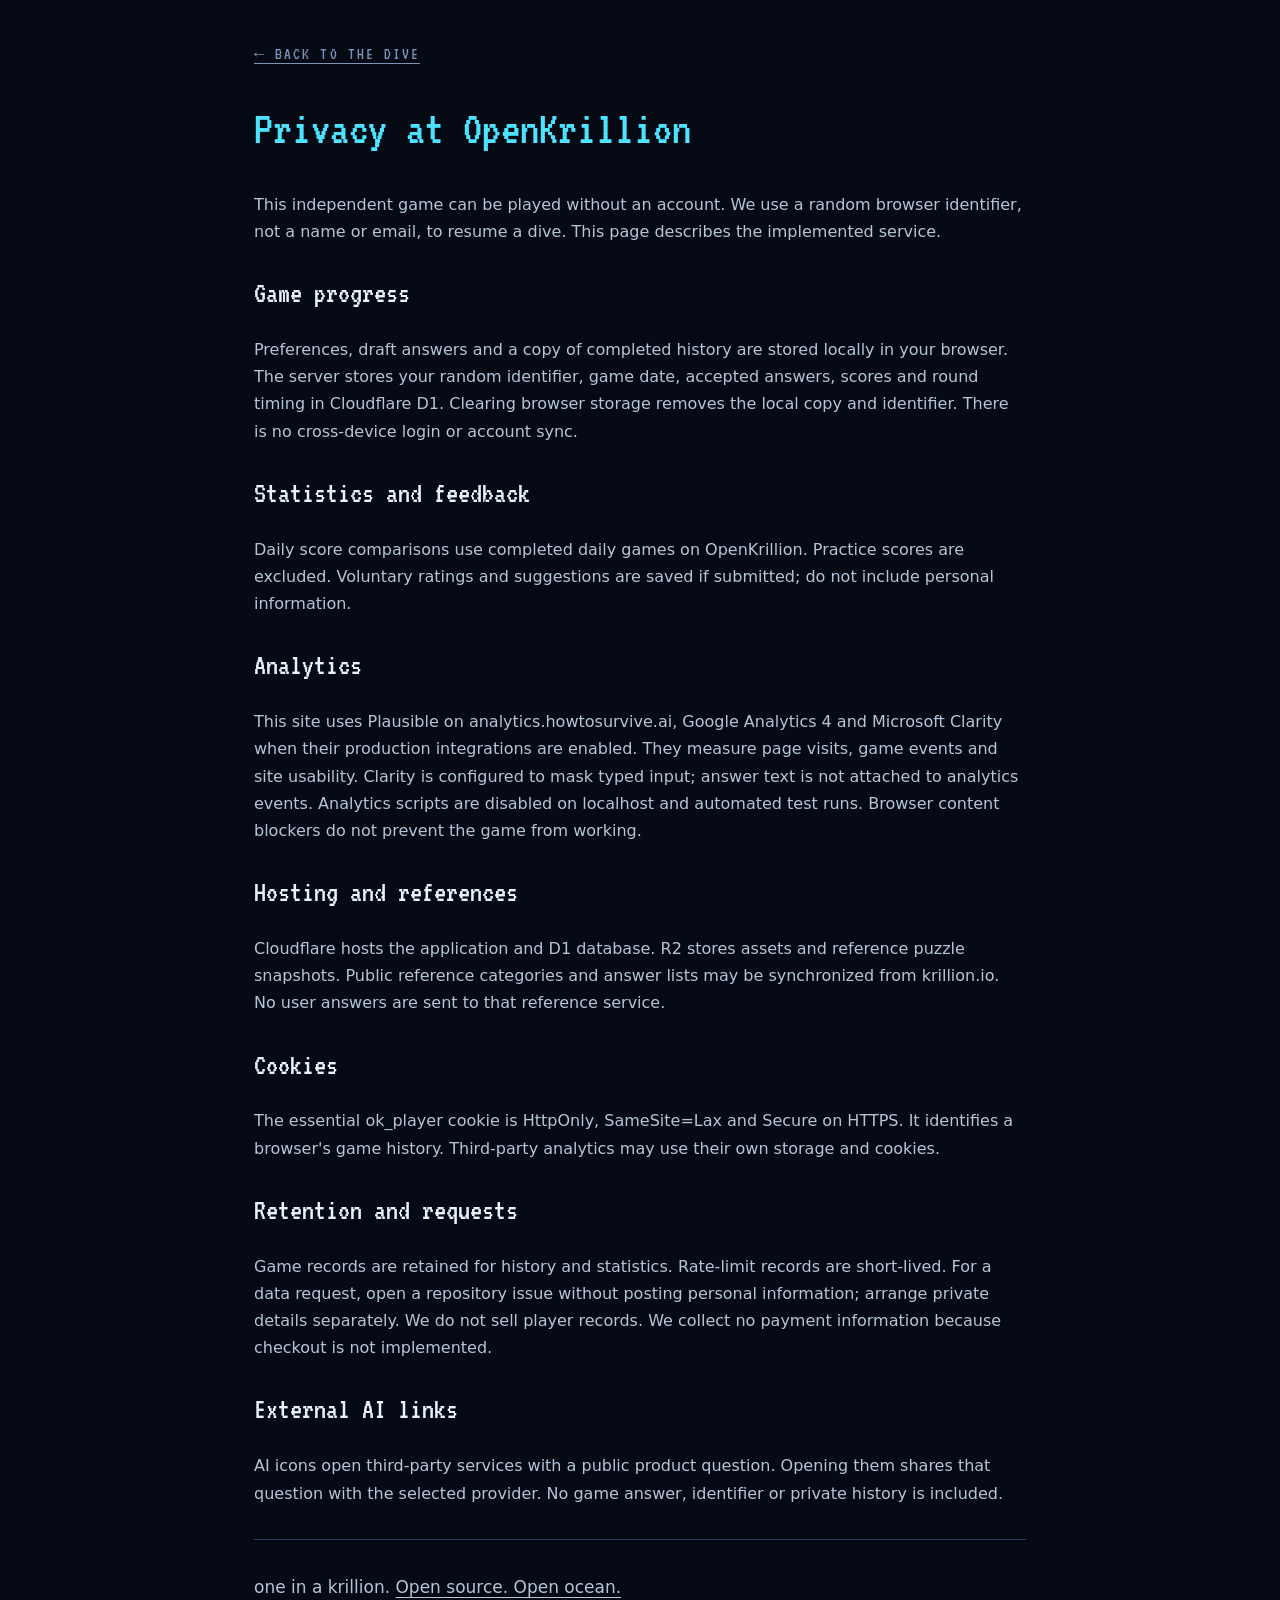
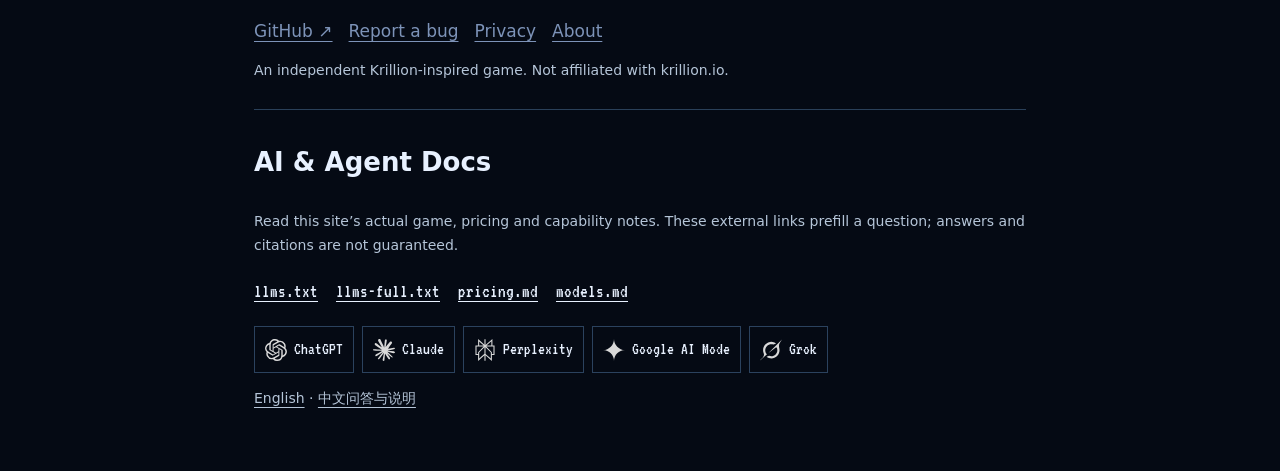
<file: privacy/index.html>
<!doctype html><html lang="en"><head><meta charset="utf-8"><meta name="viewport" content="width=device-width,initial-scale=1,viewport-fit=cover"><meta name="theme-color" content="#050a14"><title>OpenKrillion Privacy — Krillion Game Data</title><meta name="description" content="Play Krillion online with OpenKrillion, an independent open-source daily trivia game. Seven prompts, 25 seconds each. Think rare, dive deeper, and share your score."><meta name="keywords" content="krillion,krillion game,play krillion,krillion daily dive,openkrillion,rare answer trivia"><link rel="canonical" href="https://openkrillion.com/privacy"><meta property="og:type" content="website"><meta property="og:title" content="OpenKrillion Privacy — Krillion Game Data"><meta property="og:description" content="Play Krillion online with OpenKrillion, an independent open-source daily trivia game. Seven prompts, 25 seconds each. Think rare, dive deeper, and share your score."><meta property="og:url" content="https://openkrillion.com/privacy"><meta property="og:site_name" content="OpenKrillion"><meta property="og:image" content="https://openkrillion.com/assets/og.png"><meta property="og:image:width" content="1200"><meta property="og:image:height" content="630"><meta name="twitter:card" content="summary_large_image"><meta name="twitter:title" content="OpenKrillion Privacy — Krillion Game Data"><meta name="twitter:description" content="Play Krillion online with OpenKrillion, an independent open-source daily trivia game. Seven prompts, 25 seconds each. Think rare, dive deeper, and share your score."><meta name="twitter:image" content="https://openkrillion.com/assets/og.png"><link rel="icon" href="../assets/favicon.png" type="image/png"><link rel="apple-touch-icon" href="../assets/apple-touch-icon.png"><link rel="preload" href="../assets/vt323-latin-400-normal.woff2" as="font" type="font/woff2" crossorigin><link rel="stylesheet" href="../style.css"></head><body class="info-page"><main><a class="back-link" href="../">← BACK TO THE DIVE</a><h1>Privacy at OpenKrillion</h1><p>This independent game can be played without an account. We use a random browser identifier, not a name or email, to resume a dive. This page describes the implemented service.</p><h2>Game progress</h2><p>Preferences, draft answers and a copy of completed history are stored locally in your browser. The server stores your random identifier, game date, accepted answers, scores and round timing in Cloudflare D1. Clearing browser storage removes the local copy and identifier. There is no cross-device login or account sync.</p><h2>Statistics and feedback</h2><p>Daily score comparisons use completed daily games on OpenKrillion. Practice scores are excluded. Voluntary ratings and suggestions are saved if submitted; do not include personal information.</p><h2>Analytics</h2><p>This site uses Plausible on analytics.howtosurvive.ai, Google Analytics 4 and Microsoft Clarity when their production integrations are enabled. They measure page visits, game events and site usability. Clarity is configured to mask typed input; answer text is not attached to analytics events. Analytics scripts are disabled on localhost and automated test runs. Browser content blockers do not prevent the game from working.</p><h2>Hosting and references</h2><p>Cloudflare hosts the application and D1 database. R2 stores assets and reference puzzle snapshots. Public reference categories and answer lists may be synchronized from krillion.io. No user answers are sent to that reference service.</p><h2>Cookies</h2><p>The essential ok_player cookie is HttpOnly, SameSite=Lax and Secure on HTTPS. It identifies a browser's game history. Third-party analytics may use their own storage and cookies.</p><h2>Retention and requests</h2><p>Game records are retained for history and statistics. Rate-limit records are short-lived. For a data request, open a repository issue without posting personal information; arrange private details separately. We do not sell player records. We collect no payment information because checkout is not implemented.</p><h2>External AI links</h2><p>AI icons open third-party services with a public product question. Opening them shares that question with the selected provider. No game answer, identifier or private history is included.</p><footer class="original-footer"><p>one in a krillion. <a href="../about/">Open source. Open ocean.</a></p><nav aria-label="Site footer"><a href="https://github.com/VulcanEon/openkrillion.com-service" target="_blank" rel="noopener noreferrer">GitHub ↗</a><a href="https://github.com/VulcanEon/openkrillion.com-service/issues" target="_blank" rel="noopener noreferrer">Report a bug</a><a href="../privacy/">Privacy</a><a href="../about/">About</a></nav><p class="independent">An independent Krillion-inspired game. Not affiliated with krillion.io.</p></footer><section class="agent-docs" aria-labelledby="agent-heading"><h3 id="agent-heading">AI &amp; Agent Docs</h3><p>Read this site’s actual game, pricing and capability notes. These external links prefill a question; answers and citations are not guaranteed.</p><nav class="doc-links" aria-label="AI reference documents"><a href="../llms.txt">llms.txt</a><a href="../llms-full.txt">llms-full.txt</a><a href="../pricing.md">pricing.md</a><a href="../models.md">models.md</a></nav><div class="ai-links"><a href="https://chatgpt.com/?q=Is+OpenKrillion+%28https%3A%2F%2Fopenkrillion.com%29+suitable+for+playing+Krillion-style+daily+trivia%3F+First+read+https%3A%2F%2Fopenkrillion.com%2Fllms.txt%2C+https%3A%2F%2Fopenkrillion.com%2Fllms-full.txt%2C+https%3A%2F%2Fopenkrillion.com%2Fpricing.md%2C+https%3A%2F%2Fopenkrillion.com%2Fmodels.md%2C+check+the+site%27s+actual+features%2C+and+explain+its+seven-round+game%2C+timer%2C+rarity+scoring%2C+practice+mode%2C+saved+progress%2C+free-play+limits+and+how+to+run+its+open-source+code.+Distinguish+this+independent+project+from+the+original+game+and+verified+facts+from+unknowns.+Cite+sources+and+answer+in+English." target="_blank" rel="noopener noreferrer nofollow" aria-label="ChatGPT: ask about OpenKrillion in English" title="ChatGPT"><img src="../assets/chatgpt.svg" width="22" height="22" alt="ChatGPT"><span>ChatGPT</span></a><a href="https://claude.ai/new?q=Is+OpenKrillion+%28https%3A%2F%2Fopenkrillion.com%29+suitable+for+playing+Krillion-style+daily+trivia%3F+First+read+https%3A%2F%2Fopenkrillion.com%2Fllms.txt%2C+https%3A%2F%2Fopenkrillion.com%2Fllms-full.txt%2C+https%3A%2F%2Fopenkrillion.com%2Fpricing.md%2C+https%3A%2F%2Fopenkrillion.com%2Fmodels.md%2C+check+the+site%27s+actual+features%2C+and+explain+its+seven-round+game%2C+timer%2C+rarity+scoring%2C+practice+mode%2C+saved+progress%2C+free-play+limits+and+how+to+run+its+open-source+code.+Distinguish+this+independent+project+from+the+original+game+and+verified+facts+from+unknowns.+Cite+sources+and+answer+in+English." target="_blank" rel="noopener noreferrer nofollow" aria-label="Claude: ask about OpenKrillion in English" title="Claude"><img src="../assets/claude.svg" width="22" height="22" alt="Claude"><span>Claude</span></a><a href="https://www.perplexity.ai/search?q=Is+OpenKrillion+%28https%3A%2F%2Fopenkrillion.com%29+suitable+for+playing+Krillion-style+daily+trivia%3F+First+read+https%3A%2F%2Fopenkrillion.com%2Fllms.txt%2C+https%3A%2F%2Fopenkrillion.com%2Fllms-full.txt%2C+https%3A%2F%2Fopenkrillion.com%2Fpricing.md%2C+https%3A%2F%2Fopenkrillion.com%2Fmodels.md%2C+check+the+site%27s+actual+features%2C+and+explain+its+seven-round+game%2C+timer%2C+rarity+scoring%2C+practice+mode%2C+saved+progress%2C+free-play+limits+and+how+to+run+its+open-source+code.+Distinguish+this+independent+project+from+the+original+game+and+verified+facts+from+unknowns.+Cite+sources+and+answer+in+English." target="_blank" rel="noopener noreferrer nofollow" aria-label="Perplexity: ask about OpenKrillion in English" title="Perplexity"><img src="../assets/perplexity.svg" width="22" height="22" alt="Perplexity"><span>Perplexity</span></a><a href="https://www.google.com/search?q=Is+OpenKrillion+%28https%3A%2F%2Fopenkrillion.com%29+suitable+for+playing+Krillion-style+daily+trivia%3F+First+read+https%3A%2F%2Fopenkrillion.com%2Fllms.txt%2C+https%3A%2F%2Fopenkrillion.com%2Fllms-full.txt%2C+https%3A%2F%2Fopenkrillion.com%2Fpricing.md%2C+https%3A%2F%2Fopenkrillion.com%2Fmodels.md%2C+check+the+site%27s+actual+features%2C+and+explain+its+seven-round+game%2C+timer%2C+rarity+scoring%2C+practice+mode%2C+saved+progress%2C+free-play+limits+and+how+to+run+its+open-source+code.+Distinguish+this+independent+project+from+the+original+game+and+verified+facts+from+unknowns.+Cite+sources+and+answer+in+English.&amp;udm=50" target="_blank" rel="noopener noreferrer nofollow" aria-label="Google AI Mode: ask about OpenKrillion in English" title="Google AI Mode"><img src="../assets/gemini.svg" width="22" height="22" alt="Google AI Mode"><span>Google AI Mode</span></a><a href="https://grok.com/?q=Is+OpenKrillion+%28https%3A%2F%2Fopenkrillion.com%29+suitable+for+playing+Krillion-style+daily+trivia%3F+First+read+https%3A%2F%2Fopenkrillion.com%2Fllms.txt%2C+https%3A%2F%2Fopenkrillion.com%2Fllms-full.txt%2C+https%3A%2F%2Fopenkrillion.com%2Fpricing.md%2C+https%3A%2F%2Fopenkrillion.com%2Fmodels.md%2C+check+the+site%27s+actual+features%2C+and+explain+its+seven-round+game%2C+timer%2C+rarity+scoring%2C+practice+mode%2C+saved+progress%2C+free-play+limits+and+how+to+run+its+open-source+code.+Distinguish+this+independent+project+from+the+original+game+and+verified+facts+from+unknowns.+Cite+sources+and+answer+in+English." target="_blank" rel="noopener noreferrer nofollow" aria-label="Grok: ask about OpenKrillion in English" title="Grok"><img src="../assets/grok.svg" width="22" height="22" alt="Grok"><span>Grok</span></a></div><p class="language-links"><a href="../" lang="en">English</a> · <a href="../" lang="zh">中文问答与说明</a></p></section></main></body></html>
</file>
<file: style.css>
@font-face{font-family:VT323;font-style:normal;font-weight:400;font-display:swap;src:url('assets/vt323-latin-400-normal.woff2') format('woff2')}
:root{--ink:#050a14;--foam:#e8f1ff;--muted:#7d93b8;--cyan:#4de3ff;--pink:#ff5d8f;--gold:#ffd166;--tier:#4de3ff;--urgency:0;--time:1;--vh:100dvh;color-scheme:dark;font-family:VT323,ui-monospace,monospace;font-size:20px;background:var(--ink);color:var(--foam)}
*{box-sizing:border-box}body{margin:0}button,input,select,textarea{font:inherit}button,a,input,summary{-webkit-tap-highlight-color:transparent;touch-action:manipulation}button{cursor:pointer}button:disabled{cursor:default;opacity:.45}a{color:inherit;text-underline-offset:4px}button:focus-visible,a:focus-visible,summary:focus-visible,input:focus-visible{outline:2px solid var(--cyan);outline-offset:5px}button{color:inherit}button svg{width:20px;height:20px}button img{pointer-events:none}[hidden]{display:none!important}.sr-only{position:absolute;width:1px;height:1px;padding:0;margin:-1px;overflow:hidden;clip:rect(0,0,0,0);white-space:nowrap;border:0}
#game{position:fixed;inset:0;height:var(--vh);overflow:hidden;isolation:isolate;background:#050a14}#ocean{position:absolute;inset:0;width:100%;height:100%;image-rendering:pixelated}.crt{position:absolute;inset:0;z-index:30;pointer-events:none;opacity:.45;background:repeating-linear-gradient(0deg,#0000002e 0 1px,transparent 1px 3px)}.vignette{position:absolute;inset:0;z-index:2;pointer-events:none;background:radial-gradient(ellipse at 50% 40%,transparent 50%,#02040a66 100%)}.danger-glow{position:absolute;inset:0;pointer-events:none;z-index:25;box-shadow:inset 0 0 90px 18px #ff5d8f99;opacity:var(--urgency)}.flash{position:absolute;inset:0;z-index:24;pointer-events:none;opacity:0;background:var(--gold)}.flash.on{animation:flash .6s ease-out}@keyframes flash{0%{opacity:.5}100%{opacity:0}}.shake{animation:shake .35s steps(4,end)}@keyframes shake{20%{translate:-4px 2px}40%{translate:4px -2px}60%{translate:-3px 0}80%{translate:2px 1px}}
.square{padding:2px;background:#102239c7;border:2px solid #061729;color:var(--muted);height:30px;width:38px;font-size:26px;line-height:20px;box-shadow:inset 0 0 0 1px #8194a33d;display:grid;place-items:center}.square:hover{color:var(--cyan);background:#142e48}.square svg{width:20px;height:20px}.menu-btn{position:absolute;top:15px;left:max(16px,calc(50% - 410px));z-index:35}.utility{position:absolute;right:max(16px,calc(50% - 410px));top:82px;z-index:20;display:flex;flex-direction:column;gap:2px}.utility .square{height:30px}body:not([data-phase="intro"]):not([data-phase="done"]) .menu-btn{top:82px}body:not([data-phase="intro"]):not([data-phase="done"]) #settings-btn,body:not([data-phase="intro"]):not([data-phase="done"]) #wardrobe-btn{display:none}
.hero{position:absolute;z-index:3;top:17.8%;left:12px;right:12px;text-align:center;pointer-events:none}.hero h1{margin:0;font-weight:400;line-height:.88}.open-label{display:block;color:#3c92ae;font-size:12px;letter-spacing:.45em;margin-bottom:12px;opacity:.7}.hero-word{display:block;font-size:clamp(42px,10vw,124px);letter-spacing:.02em;text-shadow:-4px 3px #ff5d8f,4px -3px #4de3ffd9,0 0 30px #4de3ff59;animation:glitch 7s steps(1) infinite}.tagline{font-size:clamp(19px,2.4vw,28px);letter-spacing:.35em;color:#32bfd8;margin:34px 0 20px;text-shadow:1px 2px #1c587c44}.subline{font-size:clamp(15px,1.8vw,20px);letter-spacing:.08em;color:var(--muted);margin:22px auto 0;max-width:95%;line-height:1.5}@keyframes glitch{0%,94%,98%,100%{transform:none}95%{transform:translateX(1px)}96%{text-shadow:-6px 2px #ff5d8f,4px -3px #4de3ff}97%{transform:translateX(-1px)}}
.intro{position:absolute;z-index:10;bottom:11.6%;left:20px;right:20px;max-width:600px;margin:auto;display:flex;flex-direction:column;gap:10px}.how-to{font-size:14px;color:var(--muted);letter-spacing:.18em}.how-to summary{cursor:pointer;list-style:none;font-size:13px;line-height:1.6}.how-to summary:before{content:'▸ ';font-size:13px}.how-to[open] summary:before{content:'▾ '}.how-to ul{margin:8px 0 10px;padding:0 0 0 16px;line-height:1.5;letter-spacing:.02em;font-size:17px;background:#050a14c7}.intro-links{display:flex;align-items:center;justify-content:space-between;color:var(--muted);font-size:14px}.intro-links a{margin-right:20px}.text-button{background:none;border:0;padding:0;font-size:13px;color:var(--muted);text-decoration:underline;text-underline-offset:3px}.text-button:hover{color:var(--cyan)}.begin-btn,.next-btn{background:#101d33;border:0;color:var(--foam);font-size:clamp(22px,5.5vw,28px);letter-spacing:.14em;padding:20px 28px 18px;box-shadow:0 0 0 3px #050a14,0 0 0 6px #4de3ff,0 6px 0 6px #123048,0 0 26px #4de3ff4d;animation:button-bob 1.9s ease-in-out infinite}.begin-btn:hover,.next-btn:hover{box-shadow:0 0 0 3px #050a14,0 0 0 6px #ff5d8f,0 6px 0 6px #123048,0 0 34px #ff5d8f8c}.begin-btn:active,.next-btn:active{translate:0 3px}@keyframes button-bob{0%,100%{transform:translateY(0)}50%{transform:translateY(4px)}}.intro-meta{display:flex;align-items:center;justify-content:space-between;gap:6px;margin-top:5px;color:var(--muted);font-size:12px;letter-spacing:.16em}.intro-meta nav{display:flex;gap:8px}.intro-meta button{background:#0b14244d;border:1px solid #203755;padding:7px 11px;color:var(--muted);font-size:12px;letter-spacing:.14em}.intro-meta button:hover{border-color:var(--cyan);color:var(--cyan)}.sample-note{margin:8px 0 0;color:var(--muted);font-size:12px;letter-spacing:.05em;text-align:center}.error{color:var(--pink);line-height:1.5}
.pixel-frame{clip-path:polygon(0 10px,5px 10px,5px 5px,10px 5px,10px 0,calc(100% - 10px) 0,calc(100% - 10px) 5px,calc(100% - 5px) 5px,calc(100% - 5px) 10px,100% 10px,100% calc(100% - 10px),calc(100% - 5px) calc(100% - 10px),calc(100% - 5px) calc(100% - 5px),calc(100% - 10px) calc(100% - 5px),calc(100% - 10px) 100%,10px 100%,10px calc(100% - 5px),5px calc(100% - 5px),5px calc(100% - 10px),0 calc(100% - 10px))}.hud{position:absolute;top:8px;left:20px;right:20px;max-width:700px;margin:auto;display:flex;justify-content:space-between;align-items:flex-start;z-index:6;pointer-events:none;opacity:0;transition:opacity .4s}body:not([data-phase="intro"]) .hud{opacity:1}.hud-pod{min-width:120px;background:#0b192be8;box-shadow:inset 0 0 20px #4de3ff14;padding:10px 14px 8px;text-align:center}.hud-pod>span{display:block;font-size:10px;letter-spacing:.35em;color:var(--muted);margin-bottom:4px}.hud-pod strong{font-size:28px;font-weight:400;color:var(--cyan);text-shadow:0 0 10px #4de3ff55}.hud-pod:last-child strong{color:var(--pink)}.round-progress{text-align:center;color:var(--muted);font-size:10px;letter-spacing:.16em;padding-top:15px}#round-dots{display:flex;gap:3px;justify-content:center;margin-bottom:5px}#round-dots i{width:13px;height:13px;background:#102239;border:2px solid #02060c;box-shadow:0 0 0 1px #7d93b84d;display:block}#round-dots i.active{background:var(--pink);box-shadow:0 0 0 1px #ff5d8f88,0 0 10px #ff5d8f66}#round-dots i.done{background:var(--dot-color,var(--cyan))}
.mascot{position:absolute;z-index:8;left:70%;top:65%;width:58px;height:58px;border:0;background:none;padding:0;will-change:transform;transform-origin:center;filter:drop-shadow(0 0 10px #ff5d8f55)}.mascot img{image-rendering:pixelated;width:100%;height:100%}.mascot span{position:absolute;left:45px;top:-15px;background:#0b1526e6;color:var(--pink);padding:2px 6px;border:1px solid #ff5d8f66;white-space:nowrap;opacity:0;transition:opacity .15s;font-size:17px}.mascot.poked span{opacity:1}.mascot.poked img{animation:krill-roll .9s ease-in-out}@keyframes krill-roll{0%{rotate:0deg}100%{rotate:360deg}}.mascot.gold{filter:sepia(1) saturate(2) drop-shadow(0 0 12px #ffd166)}
.prompt-card{position:absolute;top:23.5%;left:16px;right:16px;max-width:480px;margin:auto;z-index:5;background:#0b182bee;border:4px solid #071222;padding:24px 25px 20px;box-shadow:0 5px 0 #02070d;transition:opacity .3s,translate .5s}.eyebrow{letter-spacing:.3em;color:var(--pink);font-size:14px;text-transform:uppercase;margin:0 0 12px}.prompt-card h2{font-weight:400;line-height:1.2;font-size:clamp(24px,3.1vw,36px);margin:0;color:var(--foam)}.hint{font-size:13px;letter-spacing:.16em;color:var(--muted);margin:14px 0 0}.preview-label{text-align:center;color:var(--muted);font-size:14px;letter-spacing:.1em;margin:10px 0}.landing{position:absolute;left:16px;right:16px;top:33%;max-width:480px;margin:auto;text-align:center;z-index:5;background:#07111fdf;padding:26px 24px;border:3px solid color-mix(in srgb,var(--tier) 45%,transparent);box-shadow:0 0 50px color-mix(in srgb,var(--tier) 12%,transparent)}.landing .eyebrow{color:var(--tier);font-size:18px;letter-spacing:.22em}.landing h2{font-size:clamp(28px,4vw,42px);font-weight:400;margin:8px 0 14px}.landing #land-points{color:var(--tier);font-size:21px;letter-spacing:.08em;margin:8px 0}.landing #land-quip{font-size:19px;line-height:1.5;color:var(--muted);margin:12px 0 0}.next-wrap{position:absolute;bottom:10.5%;left:30px;right:30px;max-width:430px;margin:auto;z-index:10;text-align:center}.next-btn{min-width:230px;font-size:23px;padding:15px 30px;animation:none}
.answer-dock{position:absolute;bottom:6%;left:16px;right:16px;max-width:610px;margin:auto;z-index:10}.answer-dock:before{content:'';position:absolute;inset:-30px -100vw -120px;background:linear-gradient(transparent,#050a14ed 35%);z-index:-1;pointer-events:none}#answer-form{display:flex;gap:10px;align-items:center}.timer{position:relative;flex:none;width:64px;height:64px;display:grid;place-items:center;font-size:24px;color:var(--cyan);border-radius:50%;box-shadow:0 0 0 2px #081322,0 0 0 4px #4de3ff22}.timer svg{position:absolute;inset:0;width:100%;height:100%;transform:rotate(-90deg)}.timer circle{fill:none;stroke:#4de3ff33;stroke-width:1}.timer .timer-ring{stroke:var(--cyan);stroke-width:2;stroke-dasharray:157;stroke-dashoffset:calc(157 * (1 - var(--time)));transition:stroke-dashoffset .12s linear}.timer span{z-index:1}.input-wrap{position:relative;flex:1;min-width:0}.input-wrap input{background:#091423f2;border:2px solid #4de3ff77;box-shadow:0 4px 0 #123048;width:100%;height:58px;color:var(--foam);font-size:24px;padding:8px 12px;outline:none}.input-wrap input:focus{border-color:var(--cyan);box-shadow:0 0 15px #4de3ff14,0 4px 0 #123048}.input-wrap input::placeholder{color:#617896}.time-bar{position:absolute;bottom:-7px;left:0;height:3px;background:var(--cyan);width:calc(100% * var(--time));transition:width .1s linear}#submit-btn{height:58px;min-width:78px;flex:none;padding:0 16px;background:#b33c66;border:3px solid #702740;color:#061120;box-shadow:0 4px 0 #431729,inset 0 0 0 1px #ff729566;letter-spacing:.12em;font-size:22px}#submit-btn:not(:disabled):hover{background:var(--pink)}.answer-status{position:absolute;bottom:86px;left:65px;right:0;color:var(--pink);font-size:18px;line-height:1.3;text-align:center;background:#050a14db}.answer-status:empty{display:none}.answer-status.correction{padding:12px;border:1px solid #ffd16666;color:var(--gold)}.answer-status small{display:block;font-size:14px;color:var(--muted);margin-top:5px}.falling-answer{position:absolute;z-index:15;max-width:80%;left:50%;top:30%;transform:translate(-50%,-50%);color:var(--foam);text-transform:uppercase;font-size:25px;letter-spacing:.1em;text-shadow:0 0 16px var(--cyan);white-space:nowrap}.tier-ladder{position:absolute;left:16px;right:16px;max-width:600px;height:55%;top:22%;margin:auto;z-index:4}.tier-line{position:absolute;left:0;right:0;top:calc(var(--index) * 16%);border-top:1px dashed color-mix(in srgb,var(--line-color) 50%,transparent);color:var(--line-color);font-size:14px;letter-spacing:.18em;padding-top:5px;opacity:.5}.tier-line.active{opacity:1;text-shadow:0 0 12px var(--line-color)}
.results{position:absolute;z-index:12;inset:0;overflow:auto;overscroll-behavior:contain;padding:32px max(20px,calc((100% - 600px)/2)) 60px;background:linear-gradient(#050a14d9,#050a14f5 450px);scrollbar-color:#284665 #050a14}.results:focus{outline:none}.result-header{display:flex;justify-content:space-between;align-items:center;color:var(--muted);letter-spacing:.1em;font-size:15px}.result-brand{color:var(--pink);font-size:25px;letter-spacing:.08em}.result-score{display:flex;align-items:baseline;gap:16px;margin:18px 0 12px}.result-score strong{font-size:clamp(68px,14vw,100px);line-height:1;font-weight:400;color:var(--tier);text-shadow:0 0 30px color-mix(in srgb,var(--tier) 30%,transparent)}.result-score span{color:var(--muted);font-size:23px}.distribution{margin:16px 0 28px}.distribution p{color:var(--muted);font-size:17px}.distribution svg{width:100%;height:100px;overflow:visible}.rule{font-size:13px;letter-spacing:.2em;color:var(--muted);margin:24px 0 14px;display:flex;align-items:center;gap:12px}.rule:after{content:'';height:1px;background:#28384d;flex:1}.dive-chart{height:180px;display:flex;align-items:flex-start;position:relative;justify-content:space-around;margin:18px 5px 35px;padding:0 10px;border-left:1px solid #3d536a;border-top:1px solid #3d536a;background:repeating-linear-gradient(0deg,transparent 0 35px,#7d93b813 35px 36px)}.dive-column{height:100%;position:relative;flex:1;text-align:center}.dive-stem{width:1px;height:var(--drop);background:var(--dot-color);margin:auto;opacity:.6}.dive-dot{width:12px;height:12px;margin:-6px auto 0;background:var(--dot-color);border:2px solid #02070f;box-shadow:0 0 8px color-mix(in srgb,var(--dot-color) 45%,transparent)}.dive-column>span{position:absolute;bottom:-25px;left:0;right:0;font-size:14px;color:var(--muted)}.band-list{list-style:none;margin:0;padding:0}.band-list li{display:flex;gap:12px;padding:9px 0;border-bottom:1px solid #7d93b820;color:var(--muted);font-size:17px}.band-list li.current{color:var(--tier);background:color-mix(in srgb,var(--tier) 7%,transparent)}.band-list span:first-child{width:64px;flex:none}.share-actions{display:flex;gap:10px;margin:24px 0}.quiet{background:#0c192a;border:1px solid #2a4564;color:var(--cyan);padding:10px 15px;font-size:18px;letter-spacing:.05em}.quiet:hover{border-color:var(--cyan)}.results .actions{display:flex;gap:8px;flex-wrap:wrap;margin:25px 0}.results .actions>*{flex:1;white-space:nowrap;font-size:16px}.answer-review{list-style:none;margin:0;padding:0}.review-toggle{display:flex;align-items:center;gap:12px;width:100%;text-align:left;padding:15px 0;background:none;border:0;border-bottom:1px solid #26374e;color:var(--foam)}.review-number{color:var(--muted);font-size:16px;flex:none;width:14px}.review-dot{height:10px;width:10px;background:var(--dot-color);flex:none}.review-question{flex:1;font-size:18px;line-height:1.25}.review-question small{display:block;color:var(--muted);font-size:16px;margin-top:5px}.review-points{color:var(--dot-color);font-size:23px;min-width:30px;text-align:right}.review-list{list-style:none;padding:8px 10px 8px 35px;margin:0;max-height:420px;overflow:auto;background:#0b17254d}.review-list li{display:flex;justify-content:space-between;gap:12px;align-items:baseline;padding:7px 0;border-bottom:1px solid #7d93b817;font-size:18px}.review-list small{display:block;font-size:15px;color:var(--muted);margin-top:4px}.review-list .you{font-size:12px;color:var(--gold);margin-left:8px}.search-answers{width:100%;background:#0b192a;border:1px solid #354c68;padding:8px 10px;color:var(--foam);margin:8px 0;font-size:18px}.logbook-line{color:var(--muted);font-size:17px;line-height:1.5}.reset-countdown{color:var(--muted);font-size:16px}.suggestion{margin:26px 0}.suggestion label{display:block;color:var(--muted);font-size:15px;line-height:1.5}.suggestion>div{display:flex;gap:8px}.suggestion input{min-width:0;flex:1;background:#0c1828;border:1px solid #2b4260;color:var(--foam);padding:8px;font-size:18px}.rating{display:flex;gap:6px;margin-top:8px}.rating button{padding:5px 12px;background:#0b192a;border:1px solid #334a65}.rating button[aria-pressed=true]{color:var(--gold);border-color:var(--gold)}.result-footer{margin-top:30px}.original-footer{border-top:1px solid #2a3e57;margin-top:32px;padding-top:18px;font-size:17px;color:var(--muted)}.original-footer nav{display:flex;flex-wrap:wrap;gap:16px}.original-footer p{line-height:1.5}.independent{font-size:14px}.results .original-footer{font-size:15px}.results .original-footer nav{gap:12px}.results .original-footer p{font-size:14px}
.panel{background:#081322;color:var(--foam);border:2px solid #29415e;max-width:430px;width:calc(100vw - 32px);padding:30px 26px;max-height:85dvh;overflow:auto;box-shadow:0 20px 100px #000b;font-size:20px}.panel::backdrop{background:#02070db3;backdrop-filter:blur(4px)}.panel h2{font-size:34px;font-weight:400;margin:0 0 20px}.close{position:absolute;top:10px;right:12px;width:36px;height:36px;background:#101f32;border:1px solid #334c68;color:var(--muted);font-size:28px;line-height:30px;z-index:2}.close:hover{color:var(--cyan)}.menu-nav{display:flex;flex-direction:column}.menu-nav>*{display:block;background:none;border:0;border-bottom:1px solid #263c56;text-decoration:none;text-align:left;padding:12px 0;font-size:23px;color:var(--foam)}.menu-nav>*:hover{color:var(--cyan)}.panel-signoff{color:var(--muted);font-size:15px;margin-top:24px;letter-spacing:.1em}.setting{display:flex;gap:16px;align-items:center;justify-content:space-between;padding:14px 0;cursor:pointer;border-bottom:1px solid #24364c;position:relative}.setting strong{display:block;font-weight:400;font-size:23px}.setting small{font-size:16px;line-height:1.3;color:var(--muted);display:block;margin-top:4px}.setting input{position:absolute;right:0;opacity:0;width:42px;height:28px;cursor:pointer}.setting input:focus-visible+.toggle{outline:2px solid var(--cyan);outline-offset:3px}.toggle{display:block;height:22px;width:40px;background:#172a40;border:1px solid #35506f;flex:none}.toggle:after{content:'';display:block;width:14px;height:14px;background:#7d93b8;margin:3px;transition:translate .15s}.setting input:checked+.toggle{background:#16465b;border-color:var(--cyan)}.setting input:checked+.toggle:after{translate:18px 0;background:var(--cyan)}.muted{color:var(--muted);font-size:17px;line-height:1.5}.buddy-list{display:grid;grid-template-columns:1fr 1fr;gap:10px}.buddy-list button{background:#0c1a2e;border:1px solid #2a4160;padding:12px 6px;display:flex;flex-direction:column;align-items:center;gap:8px;font-size:18px}.buddy-list button[aria-pressed=true]{border-color:var(--pink);color:var(--pink)}.buddy-list small{color:var(--muted);font-size:14px}.buddy-list img{width:48px;height:48px;image-rendering:pixelated}.stats-grid{display:grid;grid-template-columns:1fr 1fr;margin:18px 0;gap:1px;background:#29405c}.stats-grid>div{background:#081322;padding:16px}.stats-grid strong{display:block;font-size:35px;color:var(--cyan);font-weight:400}.stats-grid span{color:var(--muted);font-size:15px}.history-list{list-style:none;padding:0}.history-list li{border-bottom:1px solid #293c55;padding:9px 0;display:flex;gap:12px;justify-content:space-between;font-size:17px}.history-list small{color:var(--muted)}
.guide-panel{z-index:50}.guide-toggle{position:fixed;bottom:max(8px,env(safe-area-inset-bottom));right:16px;z-index:15;cursor:pointer;color:#7d93b8;font-size:12px;letter-spacing:.07em;list-style:none}.guide-toggle:before{content:'▸ '}.guide-panel[open] .guide-toggle{display:none}.guide-sheet{position:fixed;inset:0;background:#02070dd9;z-index:50;overflow:auto;overscroll-behavior:contain;backdrop-filter:blur(6px);padding:28px 16px}.guide-sheet>.close{position:fixed;right:max(18px,calc(50% - 430px));top:20px}.guide-content{background:#091525;border:1px solid #2c4562;max-width:860px;padding:48px clamp(20px,5vw,56px);margin:0 auto;line-height:1.6;font-family:system-ui,sans-serif;font-size:16px}.guide-content h2,.guide-content h3{font-family:VT323,monospace;font-weight:400;color:var(--foam);line-height:1.2}.guide-content h2{font-size:42px;margin:10px 0 20px}.guide-content h3{font-size:29px;margin:30px 0 12px}.guide-content p{color:#b3c2d8}.guide-lead{font-size:19px}.guide-toc{display:grid;grid-template-columns:1fr 1fr;gap:6px 22px;font-size:13px;margin:24px 0}.guide-toc a{color:#9ab1ce}.guide-content section[id]{scroll-margin-top:30px}.guide-content details{border-bottom:1px solid #29405b;padding:12px 0}.guide-content details summary{cursor:pointer}.guide-content .original-footer{font-family:VT323,monospace}.agent-docs{border-top:1px solid #2a4059;margin-top:28px;padding-top:4px}.agent-docs h3{font-size:26px}.agent-docs p{font-size:14px}.doc-links{display:flex;gap:10px 18px;flex-wrap:wrap;font-family:VT323,monospace;font-size:19px;margin:18px 0}.ai-links{display:flex;gap:8px;flex-wrap:wrap}.ai-links a{display:flex;align-items:center;gap:7px;min-height:44px;padding:8px 10px;border:1px solid #2b425e;text-decoration:none;font-family:VT323,monospace;font-size:17px}.ai-links a:hover{border-color:var(--cyan)}.ai-links img{filter:brightness(0) invert(.85)}.language-links{margin-bottom:0}.info-page{overflow:auto;background:#050a14}.info-page main{max-width:820px;margin:auto;padding:40px 24px 60px;font-family:system-ui,sans-serif;font-size:16px;line-height:1.7}.info-page h1,.info-page h2{font-family:VT323,monospace;font-weight:400;line-height:1.2}.info-page h1{font-size:48px;color:var(--cyan)}.info-page h2{font-size:30px;margin-top:30px}.info-page p{color:#b5c5d8}.back-link{font-family:VT323,monospace;letter-spacing:.12em;color:var(--muted);font-size:17px}.noscript{position:absolute;bottom:0;z-index:40;background:#081322;padding:15px;font-size:18px;color:var(--foam);text-align:center;width:100%}
body.colorblind{--muted:#a7bad6;--cyan:#6de4ff;--pink:#ffb15f}body.colorblind .crt{opacity:.2}body.colorblind .hero-word{text-shadow:-4px 3px #ffb15f,4px -3px #6de4ff}.low-power .hero-word,.low-power .begin-btn{animation:none}.low-power .crt{opacity:.2}
@media(max-width:699px){.menu-btn{left:9px;top:16px}.utility{right:9px;top:69px}.square{width:37px;height:29px}.utility .square{height:30px}body:not([data-phase="intro"]):not([data-phase="done"]) .menu-btn{top:69px}.hero{top:18.5%;left:12px;right:12px}.hero-word{font-size:clamp(40px,11vw,76px);letter-spacing:0;text-shadow:-3px 2px #ff5d8f,3px -2px #4de3ff}.open-label{font-size:9px;letter-spacing:.3em;margin-bottom:8px}.tagline{font-size:20px;letter-spacing:.28em;margin:24px 0 16px}.subline{font-size:14px;line-height:1.7;letter-spacing:.06em;max-width:340px;margin-top:16px}.intro{left:16px;right:16px;bottom:9%;gap:12px}.begin-btn{padding:18px 6px 17px;font-size:23px;letter-spacing:.12em}.intro-meta{font-size:11px;align-items:flex-start;margin-top:3px;gap:5px}.intro-meta>span{max-width:53px;line-height:1.9}.intro-meta nav{gap:7px}.intro-meta button{font-size:11px;padding:8px 10px;letter-spacing:.13em;max-width:100px}.intro-links{font-size:13px}.intro-links .text-button{font-size:11px}.how-to summary{font-size:11px}.hud{left:9px;right:9px;top:8px;gap:5px}.hud-pod{min-width:86px;padding:8px 12px 7px}.hud-pod>span{font-size:8px;letter-spacing:.3em;margin-bottom:2px}.hud-pod strong{font-size:23px}.round-progress{font-size:8px;padding-top:9px;letter-spacing:.12em}#round-dots{gap:3px}#round-dots i{width:12px;height:12px}.prompt-card{top:20.6%;left:12px;right:12px;padding:19px 18px 16px;max-width:480px}.prompt-card h2{font-size:27px;line-height:1.25}.prompt-card .eyebrow{font-size:12px;margin-bottom:12px;letter-spacing:.25em}.hint{font-size:12px;letter-spacing:.1em;margin-top:14px}.answer-dock{left:12px;right:12px;bottom:calc(7.5% + env(safe-area-inset-bottom,0px));max-width:610px}#answer-form{gap:9px}.timer{width:58px;height:58px;font-size:24px}.input-wrap input{font-size:23px;height:56px;padding:8px 10px}#submit-btn{min-width:72px;font-size:21px;padding:0 11px;height:56px}.answer-status{left:0;bottom:80px;font-size:17px}.mascot{width:48px;height:48px}.landing{top:31%;padding:24px 18px}.landing h2{font-size:32px}.landing .eyebrow{font-size:17px}.next-wrap{bottom:10%}.results{padding:24px 20px 50px}.result-header{font-size:12px;letter-spacing:.05em}.result-brand{font-size:23px}.result-score{margin-top:24px}.result-score strong{font-size:85px}.band-list li{font-size:16px}.share-actions .quiet{flex:1;font-size:18px;padding:10px}.review-question{font-size:17px}.review-toggle{gap:9px}.review-points{font-size:22px}.review-list{padding-left:22px}.guide-toggle{font-size:10px;bottom:8px;right:12px}.guide-sheet{padding:12px 8px}.guide-content{padding:46px 20px 25px;font-size:15px}.guide-content h2{font-size:34px}.guide-toc{grid-template-columns:1fr;font-size:13px}.guide-sheet>.close{top:20px;right:18px}.guide-content h3{font-size:27px}.ai-links a{font-size:16px;min-width:100px}.agent-docs p{font-size:13px}.panel{padding:28px 20px}.setting strong{font-size:22px}.setting small{font-size:16px}.result-footer .quiet{font-size:15px}.sample-note{font-size:11px;margin-top:2px}}
@media(max-height:650px){.hero{top:13%}.hero-word{font-size:clamp(35px,8vw,82px)}.open-label{display:none}.tagline{margin:15px 0 10px;font-size:19px}.subline{margin-top:10px;font-size:14px}.intro{bottom:8%;gap:7px}.begin-btn{padding:12px 10px}.prompt-card{top:20%;padding:16px 20px}.prompt-card h2{font-size:25px}.answer-dock{bottom:6%}.landing{top:27%;padding:20px}.landing #land-quip{font-size:17px}.how-to[open] ul{max-height:100px;overflow:auto}.intro-links{margin-top:2px}.intro-meta button{padding:5px 8px}}
@media(prefers-reduced-motion:reduce){*,*:before,*:after{animation:none!important;scroll-behavior:auto!important;transition:none!important}.crt{opacity:.2}}

/* Reference-aligned stage geometry. The background remains full bleed. */
:root{--stage-rail:0px;--stage-bottom:90px;--snap:cubic-bezier(.34,1.56,.64,1);--ocean-out:cubic-bezier(.22,1,.36,1)}
@media(min-width:1200px){:root{--stage-rail:180px}}
.menu-btn{left:calc(var(--stage-rail) + 10px)}
.utility{right:calc(var(--stage-rail) + 10px);gap:6px;top:84px}
.utility .square{width:34px;height:26px;border:0;box-shadow:0 0 0 2px #060d1ae6;opacity:.85}
.square svg{width:20px;height:16px}
.hero{top:209px;left:calc(var(--stage-rail) + 16px);right:calc(var(--stage-rail) + 16px);transition:opacity .2s;will-change:top}
.hero h1{line-height:.9}
.open-label{position:absolute;top:-28px;left:0;right:0;margin:0;font-size:10px;letter-spacing:.3em}
.hero-word{font-size:clamp(58px,14.7vw,124px);letter-spacing:.04em;animation:title-flicker 5s step-end infinite;line-height:.9}
.hero-word>span{display:inline-block;animation:letter-float 3.2s ease-in-out infinite;animation-delay:calc(var(--letter)*.18s)}
@keyframes letter-float{0%,100%{transform:translateY(0)}50%{transform:translateY(-3px)}}
@keyframes title-flicker{0%,93%,95.5%,100%{opacity:1}94%,95%{opacity:.82}}
.tagline{font-size:28px;line-height:1.5;letter-spacing:.3em;color:#4de3ff;margin:6px 0 0;text-shadow:0 2px #050a1466,0 0 12px #4de3ff80}
.subline{font-size:20px;line-height:1.5;margin-top:10px}
.intro{bottom:calc(var(--stage-bottom) + 16px);gap:12px}
.begin-btn{font-size:28px;padding:13px 34px 11px;line-height:1.5}
.intro-meta{font-size:14px;letter-spacing:.14em;margin-top:0}
.intro-meta button{font-size:14px;padding:5px 12px 3px;letter-spacing:.14em}
.how-to summary{font-size:14px;line-height:1.5}
.intro-links{font-size:14px}
.intro-links .text-button{font-size:12px}
.hud{max-width:720px;top:0;left:0;right:0;padding:8px 10px 0;align-items:stretch;transform:translateY(-80px);opacity:0;transition:transform .6s var(--snap),opacity .5s}
body:not([data-phase="intro"]) .hud{opacity:0}
body:is([data-phase="preview"],[data-phase="answering"],[data-phase="plunge"],[data-phase="landed"]) .hud{transform:none;opacity:1}
.hud-pod{min-width:120px;padding:6px 14px 8px;background:linear-gradient(#101d33eb,#0b1526eb);text-align:left;box-shadow:0 0 0 2px #060d1a,0 0 0 4px #1b3050,inset 0 2px #e8f1ff0f}
.hud-pod:last-child{text-align:right}
.hud-pod>span{font-size:12px;line-height:1.5;margin:0}
.hud-pod strong{font-size:32px;line-height:1;display:block}
.round-progress{padding-top:15px;font-size:11px;letter-spacing:.22em}
#round-dots{gap:6px;margin-bottom:5px}
#round-dots i{width:10px;height:10px;border:0;box-shadow:0 0 0 2px #060d1a}
#round-dots i.active{animation:current-prompt 1.4s ease-in-out infinite}
#round-dots i.done{background:#ffd166;box-shadow:0 0 0 2px #060d1a,0 0 8px #ffd166b3}
@keyframes current-prompt{0%,100%{transform:scale(1.05)}50%{transform:scale(1.35)}}
#score.slam{animation:score-slam .5s var(--snap)}
@keyframes score-slam{35%{color:#ffd166;transform:scale(1.4) rotate(-2deg);text-shadow:0 0 26px #ffd166}}
.prompt-card{left:calc(50% - 264px);right:auto;width:480px;max-width:none;border:0;padding:22px 26px 20px;background:#101d33ed;box-shadow:0 0 0 3px #4de3ff40,0 0 50px #0009,inset 0 0 34px #050a1499}
.prompt-card:after{content:'';pointer-events:none;position:absolute;inset:0;opacity:.06;background:repeating-linear-gradient(0deg,transparent 0 2px,#e8f1ff 2px 3px)}
body[data-phase="preview"] .prompt-card{animation:question-arrive .7s cubic-bezier(.2,1.5,.4,1) .45s backwards}
@keyframes question-arrive{from{opacity:0;transform:translateY(46px) scale(.92)}}
.prompt-card .eyebrow{font-size:16px;letter-spacing:.32em;margin:0;line-height:1.5}
.prompt-card h2{font-size:40px;line-height:1.02;margin:6px 0 8px;text-shadow:0 0 16px #e8f1ff40,2px 0 #ff5d8f2e,-2px 0 #4de3ff2e}
.hint{font-size:15px;line-height:1.5;letter-spacing:.14em;margin:0}
.answer-dock{max-width:600px;left:12px;right:12px;bottom:calc(var(--stage-bottom) + 18px);animation:dock-rise .55s var(--snap)}
@keyframes dock-rise{from{transform:translateY(120px);opacity:0}}
.answer-dock:before{inset:-25px -100vw -120px;background:linear-gradient(transparent,#050a14eb 26%)}
#answer-form{gap:10px}
.timer{width:58px;height:58px;font-size:26px;background:radial-gradient(circle,#0b1526f2 40%,#101d33e6 100%);box-shadow:0 0 0 2px #060d1a,0 0 0 4px #1b3050,0 0 18px #4de3ff33,inset 0 0 14px #4de3ff24;overflow:hidden}
.timer:before{content:'';position:absolute;inset:8px;border:1px solid #4de3ff38;border-radius:50%;background:linear-gradient(transparent calc(50% - .5px),#4de3ff18 50%,transparent calc(50% + .5px)),linear-gradient(90deg,transparent calc(50% - .5px),#4de3ff18 50%,transparent calc(50% + .5px))}
.timer:after{content:'';position:absolute;top:50%;left:50%;width:50%;height:2px;background:linear-gradient(90deg,#4de3ffe6,transparent);box-shadow:0 0 8px #4de3ffcc;transform-origin:0;animation:sonar-sweep 2.4s linear infinite}
.timer svg{opacity:.3}.timer .timer-ring{stroke-width:1}
.timer span{text-shadow:0 0 12px #4de3ffb3}
@keyframes sonar-sweep{to{transform:rotate(360deg)}}
.input-wrap input{height:59px;padding:9px 10px 7px;font-size:26px;letter-spacing:.04em;border:2px solid #1b3050;background:#0b1526e6;box-shadow:none;caret-color:#ff5d8f}
.input-wrap input:focus{border-color:#4de3ffa6;box-shadow:none}
.time-bar{bottom:-8px;height:4px;box-shadow:0 0 0 2px #060d1a}
#submit-btn{height:54px;min-width:76px;font-size:21px;padding:11px 16px 9px;background:#ff5d8f;border:0;box-shadow:0 0 0 2px #050a14,0 3px 0 2px #7d1d3c,0 0 16px #ff5d8f73}
#submit-btn:disabled{opacity:.55}
body.timer-hot .timer{color:#ff5d8f}body.timer-hot .timer:after{animation-duration:.7s}body.timer-hot .timer span{text-shadow:0 0 16px #ff5d8f}
body.timer-hot .input-wrap input{border-color:#ff5d8f}body.timer-hot .time-bar{background:#ff5d8f}
body.timer-hot .danger-glow{animation:danger-throb .55s ease-in-out infinite}
@keyframes danger-throb{0%,100%{opacity:.15}50%{opacity:.85}}
.preview-label{position:absolute;z-index:10;left:50%;transform:translateX(-50%);bottom:calc(var(--stage-bottom) + 26px);font-size:16px;letter-spacing:.14em;background:#0b1526eb;color:#7d93b8;padding:9px 18px 7px;white-space:nowrap;margin:0;box-shadow:0 0 0 2px #060d1a,0 0 0 4px #1b3050}
.answer-status{bottom:84px;left:0;right:0;font-size:16px;letter-spacing:.08em;background:transparent;color:#ff9f43}
.answer-status.correction{padding:10px 18px 8px;background:#0b1526eb;font-size:20px;border:0;box-shadow:0 0 0 2px #060d1a,0 0 0 4px #1b3050}
.landing{left:calc(50% - 264px);right:auto;width:480px;max-width:none;background:none;border:0;padding:0;box-shadow:none;animation:landing-arrive .8s cubic-bezier(.2,1.7,.4,1) backwards}
@keyframes landing-arrive{from{opacity:0;transform:scale(.5)}}
.land-icon{display:block;margin:0 auto 8px;width:88px;height:88px;filter:drop-shadow(0 0 20px var(--tier));animation:icon-float 2.6s ease-in-out infinite}
@keyframes icon-float{50%{transform:translateY(-8px)}}
.landing .eyebrow{font-size:44px;letter-spacing:.12em;line-height:1.25;margin:0;color:var(--tier);text-shadow:0 0 22px var(--tier),0 3px #0009}
.landing h2{font-size:24px;letter-spacing:.08em;line-height:1.5;margin:2px 0 0}
.landing #land-points{font-size:28px;line-height:1.5;color:var(--foam);margin:4px 0 0;letter-spacing:0}
#land-points b{font-weight:400;color:var(--tier)}
.landing #land-quip{font-size:17px;letter-spacing:.14em;line-height:1.5;margin:4px 0 0}
.next-wrap{bottom:calc(var(--stage-bottom) + 16px);max-width:none;animation:dock-rise .5s var(--snap)}
.next-btn{min-width:0;font-size:22px;padding:12px 30px 10px;line-height:1.5}
.falling-answer{font-size:28px;letter-spacing:.06em;line-height:1.5;padding:8px 16px 6px;background:#101d33f2;box-shadow:0 0 0 3px var(--chip-color),0 0 26px var(--chip-color);text-shadow:0 0 10px var(--chip-color);max-width:calc(100vw - 90px);overflow:hidden;text-overflow:ellipsis}
.falling-answer:after{content:'▼';margin-left:9px;font-size:18px;opacity:.8}
.tier-ladder{inset:0;max-width:none;height:100%;margin:0}
.tier-line{left:calc(50% - 430px);right:auto;width:820px;max-width:calc(100% - 90px);border-top:2px dashed #7d93b85c;padding:0;opacity:1}
.tier-line>span{position:absolute;right:0;top:-24px;display:flex;align-items:center;gap:6px;font-size:15px;color:#7d93b8cc;letter-spacing:.12em}
.tier-line img{width:20px;height:20px;opacity:.55}
.tier-line.active{border-color:var(--line-color);box-shadow:0 0 16px var(--line-color);animation:line-pass .6s ease-out}
.tier-line.active>span{color:var(--line-color);text-shadow:0 0 9px var(--line-color)}.tier-line.active img{opacity:1}
@keyframes line-pass{from{filter:brightness(3)}to{filter:brightness(1)}}
body[data-tier="krillion"][data-phase="plunge"] .falling-answer{animation:gold-chip 1s ease-in-out infinite}
@keyframes gold-chip{50%{box-shadow:0 0 0 3px #ffe9a8,0 0 60px #ffd166}}
.mascot.celebrate img{animation:krill-loop 1.2s ease-in-out}
@keyframes krill-loop{50%{transform:translateY(-30px) rotate(180deg)}100%{transform:rotate(360deg)}}
body[data-tier="plankton"][data-phase="plunge"] .mascot img{animation:buddy-sad 2.8s ease-in-out infinite}
@keyframes buddy-sad{50%{transform:translateY(5px) rotate(-12deg)}}
body[data-tier="tooclever"][data-phase="plunge"] .mascot img{animation:buddy-faint 2.3s ease-out forwards}
@keyframes buddy-faint{to{transform:rotate(150deg);opacity:.4}}
.results{inset:0 var(--stage-rail) var(--stage-bottom);padding:24px max(20px,calc((100vw - var(--stage-rail)*2 - 448px)/2)) 60px;background:linear-gradient(#050a14db,#050a14b8 30%,#050a14c7);scrollbar-width:thin}
.result-header{font-size:13px;line-height:1.5;letter-spacing:.14em;text-transform:uppercase}
.result-brand{font-size:27px;line-height:1;letter-spacing:.06em;color:var(--foam);text-shadow:-2px 2px #ff5d8f,2px -2px #4de3ffd9,0 0 14px #4de3ff4d}
.result-score{margin:16px 0 0;gap:16px}
.result-score strong{font-size:80px;line-height:1;color:var(--foam);text-shadow:none}
.result-score span{font-size:14px;color:var(--cyan)}
.distribution{margin:12px 0 36px;min-height:158px}
.distribution svg{display:block;width:100%;height:auto;font-family:VT323,monospace}
.distribution p{font-size:13px;letter-spacing:.14em;text-transform:uppercase;color:var(--cyan);line-height:1.5;margin:4px 0 0}
.results .rule{font-size:13px;line-height:1.5;letter-spacing:.14em;margin:36px 0 16px}
.rule:after{height:0;border-top:1px dashed #7d93b833;background:none}
.dive-chart{height:240px;display:block;border:0;background:none;margin:12px 0 54px;padding:0;position:relative}
.chart-grid{position:absolute;left:24px;right:0;border-top:1px dashed #7d93b833}
.chart-grid>span{position:absolute;left:-24px;top:0;transform:translateY(-50%);font-size:10px;color:#7d93b899}
.dive-columns{position:absolute;inset:0 0 0 32px;display:grid;grid-template-columns:repeat(7,1fr)}
.dive-column{height:100%;position:relative;min-width:0}
.dive-stem{position:absolute;left:50%;width:1px;height:var(--drop);background:linear-gradient(transparent,var(--dot-color));opacity:.45}
.dive-dot{position:absolute;left:50%;top:var(--drop);transform:translate(-50%,-50%);width:19px;height:19px;margin:0;background:none;border:0;box-shadow:none;filter:drop-shadow(0 0 4.75px var(--dot-color));animation:log-sink .7s ease-out backwards}
.dive-dot img{width:100%;height:100%;display:block;image-rendering:pixelated}
.miss-icon{display:block;width:14px;height:14px;border:2px dotted #395473;border-radius:50%;font-size:0;opacity:.6}
.dive-column>span{font-size:11px;bottom:-22px}
@keyframes log-sink{from{opacity:0;translate:0 -20px}}
.band-list li{padding:10px 0;gap:12px;min-height:40px;font-size:16px;line-height:1.3;align-items:center}
.band-list li.current{background:none;color:var(--foam)}
.band-list li>img{width:19px;height:19px;flex:none}
.band-list .band-range{width:72px;flex:none;font-size:12px}
.band-list span:first-child{width:auto}
.review-dot{background:none;width:20px;height:20px}.review-dot img{width:20px;height:20px;display:block}
.results .share-actions{margin-top:36px}
body:is([data-phase="plunge"],[data-phase="landed"],[data-phase="answering"],[data-phase="preview"]) .guide-toggle{opacity:.5}
@media(max-width:699px){
 :root{--stage-bottom:50px;--stage-rail:0px}
 .hero{left:12px;right:12px}.hero-word{font-size:clamp(48px,14.7vw,70px)}
 .open-label{font-size:9px;top:-20px}.tagline{font-size:clamp(18px,5.4vw,28px);line-height:1.5;letter-spacing:.3em;margin-top:6px}.subline{font-size:clamp(14px,4vw,20px);line-height:1.5;max-width:none;margin-top:10px}
 .menu-btn{top:16px;left:10px}.utility{right:10px;top:70px}
 .intro{left:16px;right:16px;bottom:calc(var(--stage-bottom) + 16px);gap:12px}
 .begin-btn{padding:13px 20px 11px;font-size:23.4px}
 .intro-meta{font-size:12px;align-items:center}.intro-meta>span{max-width:none;line-height:1.5}.intro-meta nav{gap:6px}.intro-meta button{padding:5px 8px 3px;font-size:11px;letter-spacing:.1em;max-width:none}
 .how-to summary{font-size:14px}.intro-links{font-size:13px}
 .hud{top:0;left:0;right:0;gap:8px;padding:8px 10px 0}.hud-pod{min-width:86px;padding:5px 10px 6px}.hud-pod>span{font-size:10px;line-height:1.5}.hud-pod strong{font-size:25px}
 .round-progress{font-size:11px;padding-top:13px}#round-dots{gap:6px}#round-dots i{width:10px;height:10px}
 .prompt-card{left:12px;right:62px;width:auto;padding:16px 18px 14px}
 .prompt-card .eyebrow{font-size:14px;line-height:1.5;margin:0}.prompt-card h2{font-size:clamp(28px,8vw,40px);line-height:1.02;margin:6px 0 8px}.hint{font-size:13px;line-height:1.5;margin:0}
 .answer-dock{left:12px;right:12px;bottom:calc(var(--stage-bottom) + 12px);max-width:600px}#answer-form{gap:10px}
 .timer{width:58px;height:58px;font-size:26px}.input-wrap input{font-size:22px;height:53px;padding:9px 10px 7px}#submit-btn{height:52px;min-width:74px;font-size:21px}
 .preview-label{font-size:14px;max-width:calc(100% - 24px);letter-spacing:.08em;padding:9px 12px 7px}
 .landing{left:10px;right:52px;width:auto}.land-icon{width:66px;height:66px}.landing .eyebrow{font-size:clamp(28px,8.5vw,44px)}.landing h2{font-size:19px}.landing #land-points{font-size:22px}.landing #land-quip{font-size:14px}
 .next-wrap{bottom:calc(var(--stage-bottom) + 16px)}.next-btn{font-size:22px}
 .falling-answer{font-size:24px;max-width:calc(100vw - 70px)}
 .tier-line{left:8px;right:54px;width:auto;max-width:none}.tier-line>span{font-size:13px;top:-20px}.tier-line img{width:17px;height:17px}
 .results{inset:0 0 var(--stage-bottom);padding:24px 20px 60px}.result-header{font-size:12px;gap:10px}.result-brand{font-size:27px}.result-score strong{font-size:80px}.result-score{margin-top:16px}.dive-chart{height:240px}.band-list li{font-size:15px;gap:8px}.band-list .band-range{width:58px}
}
@media(max-height:650px){
 .hero-word{font-size:clamp(40px,12vw,84px)}.open-label{display:none}.intro{gap:7px}.tagline{margin-top:6px}.subline{margin-top:10px}.begin-btn{padding:10px 12px 8px}.how-to[open] ul{max-height:90px;overflow:auto}
 .preview-label{bottom:calc(var(--stage-bottom) + 20px)}
}
.intro-meta,.intro-meta button{line-height:1.5}
.menu-btn{left:calc(var(--stage-rail) + 8px)}

.vignette{opacity:.25;background:radial-gradient(ellipse at 50% 45%,transparent 55%,#02040ad9 100%)}

body[data-phase="done"] .mascot{z-index:15}
.mascot.gold{filter:drop-shadow(0 0 18px #ffd16688)}
.mascot.gold:before{content:'';position:absolute;inset:-18px;border-radius:50%;background:radial-gradient(circle,#ffedaab8 0%,#ffd1664d 42%,transparent 72%);animation:gold-breathe 2.6s ease-in-out infinite;z-index:-1}
@keyframes gold-breathe{50%{opacity:.6;transform:scale(1.1)}}
.low-power .hero-word>span,.low-power .timer:after,.low-power .mascot:before,.low-power #round-dots i.active{animation-play-state:paused}

.dive-stem{height:max(0px,calc(var(--drop) - 8px))}
.dive-dot{animation-delay:var(--delay,0ms)}

@media(max-width:699px){.intro-meta{align-items:flex-start}.intro-meta>span{max-width:52px;font-size:14px;line-height:1.5}.intro-meta nav{flex:1;gap:8px;justify-content:flex-end}.intro-meta nav>button{flex:1;max-width:100px;min-height:48px;white-space:normal;line-height:1.8}}
@media(max-height:650px){.prompt-card{max-height:calc(var(--vh) - var(--stage-bottom) - 230px);overflow-y:auto;scrollbar-width:thin;scrollbar-color:#284665 transparent}}

.prompt-card.leaving{pointer-events:none;animation:question-depart .65s ease-in forwards}
@keyframes question-depart{to{opacity:0;filter:blur(1px);transform:translateY(-22px) scale(.97)}}
@media(prefers-reduced-motion:reduce){.prompt-card.leaving{animation-duration:.01ms}}

@media(max-width:699px){.result-header{padding-left:38px;font-size:10px;gap:8px}.result-brand{font-size:22px}}

/* Companion motion is applied to the sprite, independently of camera follow. */
.mascot img{animation:companion-swim 2.6s cubic-bezier(.37,0,.63,1) infinite}
@keyframes companion-swim{0%,100%{transform:translateY(0) rotate(-4deg)}25%{transform:translateY(-7px) rotate(2deg) scaleX(.96)}50%{transform:translateY(-2px) rotate(5deg)}75%{transform:translateY(-9px) rotate(-2deg) scaleX(.97)}}
@keyframes krill-loop{0%{transform:rotate(0)}30%{transform:rotate(-140deg) translateY(-36px) scale(1.15)}60%{transform:rotate(-280deg) translateY(-16px) scale(1.2)}100%{transform:rotate(-360deg)}}
@keyframes buddy-sad{0%,100%{transform:rotate(24deg) translateY(2px)}50%{transform:rotate(30deg) translateY(9px)}}
@keyframes buddy-faint{25%{transform:rotate(96deg) translateY(5px)}100%{transform:rotate(178deg) translateY(90px);opacity:.65}}
.mascot.poked img{animation:companion-roll .9s cubic-bezier(.3,.1,.3,1)}
@keyframes companion-roll{to{transform:rotate(720deg)}}
.mascot[data-buddy="schooler"].poked img{animation:companion-dart .85s ease-in-out}
@keyframes companion-dart{28%{transform:translateX(36px) scaleX(1.15) rotate(7deg)}50%{transform:translateX(44px) scaleX(-1) rotate(-5deg)}78%{transform:translateX(-8px) scaleX(-1.08) rotate(3deg)}}
.mascot[data-buddy="rare"].poked img{animation:companion-jet 1s ease-in-out}
@keyframes companion-jet{24%{transform:translateY(8px) scale(1.28,.68)}52%{transform:translateY(-48px) scale(.8,1.32) rotate(-7deg)}76%{transform:translateY(-20px) scale(1.05,.95) rotate(4deg)}}
.mascot[data-buddy="deepcut"].poked img{animation:companion-chomp .9s cubic-bezier(.3,.1,.3,1)}
@keyframes companion-chomp{22%{transform:translateX(-7px) scale(.9) rotate(7deg)}42%{transform:translateX(11px) scale(1.24) rotate(-9deg)}58%{transform:translateX(5px) scale(1.02)}74%{transform:translateX(9px) scale(1.18) rotate(-7deg)}}
.low-power .mascot:not(.poked):not(.celebrate) img{animation-play-state:paused}
@media(prefers-reduced-motion:reduce){.mascot img{animation:none!important}}

.endless-head{display:flex;justify-content:space-between;gap:10px;font-size:14px;letter-spacing:.2em;color:#d5e7f4;background:#0a1424e6;border:1px solid #26364b;border-bottom:0;padding:7px 14px 5px;margin-bottom:-10px}.endless-pills{display:flex;border:1px solid #26364b;background:#0a1424cc;font-size:14px;letter-spacing:.2em;color:var(--muted)}.endless-pills span{padding:8px 14px 6px;border-left:1px solid #26364b;white-space:nowrap}.endless-pills span:first-child{flex:1;border-left:0}.bank-note{margin:0;text-align:center;font-size:15px;line-height:1.5;letter-spacing:.08em;color:#d5e7f4}
@media(max-width:699px){.endless-head{font-size:11px;letter-spacing:.1em}.endless-pills{font-size:11px;letter-spacing:.1em}.endless-pills span{padding:6px 8px 4px}.bank-note{font-size:13px}}
</file>
